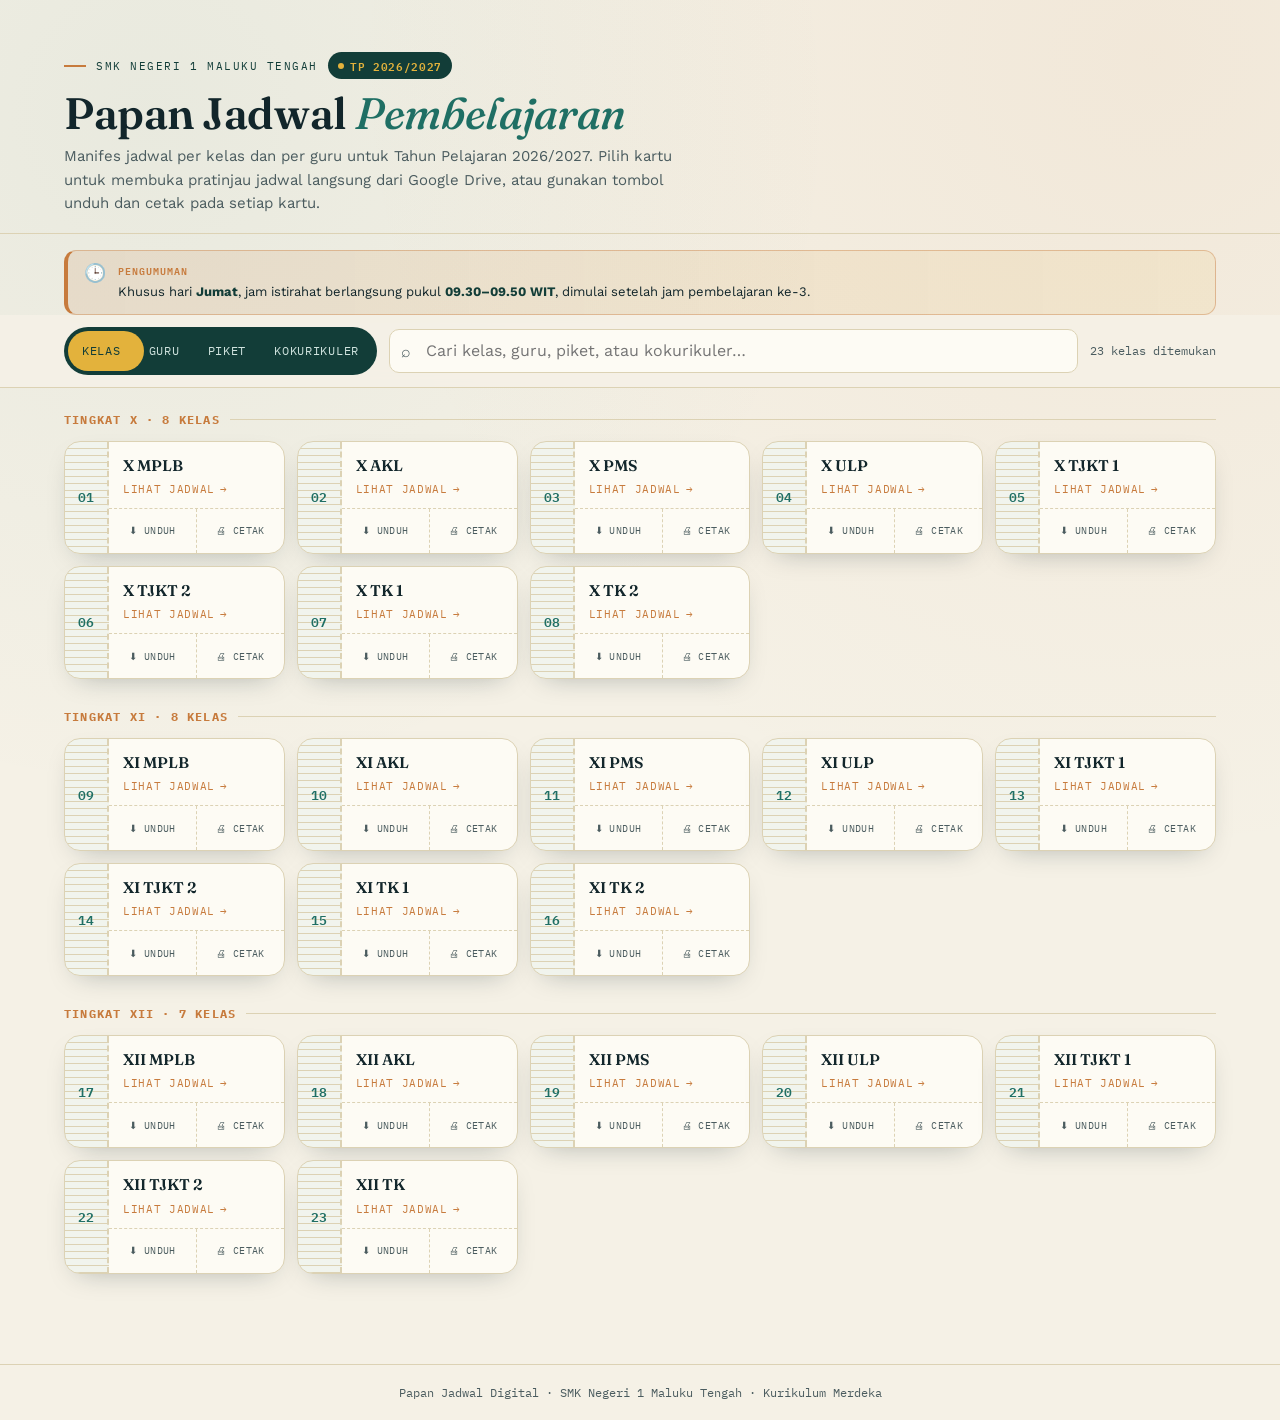
<file: index.html>
<!DOCTYPE html>
<html lang="id">
<head>
<meta charset="UTF-8">
<meta name="viewport" content="width=device-width, initial-scale=1.0, maximum-scale=1.0, viewport-fit=cover">
<meta name="theme-color" content="#F5F1E6">
<title>Papan Jadwal — SMK Negeri 1 Maluku Tengah</title>
<link rel="preconnect" href="https://fonts.googleapis.com">
<link rel="preconnect" href="https://fonts.gstatic.com" crossorigin>
<link href="https://fonts.googleapis.com/css2?family=Fraunces:opsz,wght@9..144,500;9..144,600;9..144,700&family=Work+Sans:wght@400;500;600;700&family=IBM+Plex+Mono:wght@500;600&display=swap" rel="stylesheet">
<style>
  :root{
    --paper:#F5F1E6;
    --card:#FDFBF4;
    --ink:#12262B;
    --ink-soft:#4B5C5F;
    --teal:#1F6F64;
    --teal-dark:#123D38;
    --amber:#C77B3D;
    --gold:#E3B23C;
    --line:#DCD2B4;
    --shadow: 0 10px 28px -14px rgba(18,38,43,.35);
    --radius:16px;
    --safe-t: env(safe-area-inset-top, 0px);
    --safe-b: env(safe-area-inset-bottom, 0px);
    --safe-l: env(safe-area-inset-left, 0px);
    --safe-r: env(safe-area-inset-right, 0px);
  }
  *{box-sizing:border-box;-webkit-tap-highlight-color:transparent;}
  html{scroll-behavior:smooth;-webkit-text-size-adjust:100%;text-size-adjust:100%;}
  body{
    margin:0;
    background:var(--paper);
    background-image:
      radial-gradient(circle at 12% 8%, rgba(31,111,100,.06), transparent 40%),
      radial-gradient(circle at 90% 4%, rgba(199,123,61,.08), transparent 45%);
    color:var(--ink);
    font-family:'Work Sans', system-ui, sans-serif;
    -webkit-font-smoothing:antialiased;
    min-height:100vh;
    min-height:100dvh;
    overflow-x:hidden;
    padding-left:var(--safe-l);
    padding-right:var(--safe-r);
  }
  a{color:inherit;}
  img,svg{max-width:100%;}
  button, input{font-family:inherit;}

  /* ---------- Header ---------- */
  header.top{
    padding:calc(clamp(24px,5vw,52px) + var(--safe-t)) clamp(16px,5vw,64px) 18px;
    border-bottom:1px solid var(--line);
  }
  .eyebrow{
    font-family:'IBM Plex Mono', monospace;
    font-size:11px;
    letter-spacing:.14em;
    text-transform:uppercase;
    color:var(--teal-dark);
    display:flex;
    align-items:center;
    flex-wrap:wrap;
    gap:8px 10px;
    margin-bottom:10px;
  }
  .eyebrow::before{
    content:"";
    width:22px;height:2px;background:var(--amber);
    display:inline-block;
    flex-shrink:0;
  }
  h1{
    font-family:'Fraunces', serif;
    font-weight:600;
    font-size:clamp(24px,6vw,44px);
    line-height:1.1;
    margin:0 0 8px;
    letter-spacing:-.01em;
    word-break:keep-all;
  }
  h1 span{color:var(--teal);font-style:italic;font-weight:500;}
  .sub{
    color:var(--ink-soft);
    font-size:clamp(13px,3.4vw,15px);
    max-width:640px;
    line-height:1.55;
    margin:0;
  }
  .year-badge{
    font-family:'IBM Plex Mono', monospace;
    font-size:11px; font-weight:600; letter-spacing:.06em;
    background:var(--teal-dark); color:var(--gold);
    padding:4px 10px; border-radius:999px;
    display:inline-flex; align-items:center; gap:6px;
    white-space:nowrap;
  }
  .year-badge::before{content:"";width:6px;height:6px;border-radius:50%;background:var(--gold);flex-shrink:0;}

  /* ---------- Announcement ---------- */
  .announce{
    margin:16px clamp(16px,5vw,64px) 0;
    background:linear-gradient(90deg, rgba(199,123,61,.14), rgba(227,178,60,.10));
    border:1px solid rgba(199,123,61,.4);
    border-left:4px solid var(--amber);
    border-radius:12px;
    padding:12px 16px;
    display:flex;
    align-items:flex-start;
    gap:12px;
  }
  .announce .ico{
    font-size:18px; line-height:1; flex-shrink:0; margin-top:1px;
  }
  .announce .txt{font-size:13px; line-height:1.55; color:var(--ink);}
  .announce .txt strong{color:var(--teal-dark);}
  .announce .tag{
    font-family:'IBM Plex Mono', monospace;
    font-size:10px; letter-spacing:.1em; text-transform:uppercase;
    color:var(--amber); font-weight:600; display:block; margin-bottom:3px;
  }

  /* ---------- Controls (the "board") ---------- */
  .board-controls{
    position:sticky; top:0; z-index:20;
    background:rgba(245,241,230,.94);
    backdrop-filter:blur(8px);
    -webkit-backdrop-filter:blur(8px);
    border-bottom:1px solid var(--line);
    padding:12px clamp(16px,5vw,64px);
    display:flex; flex-wrap:wrap; gap:12px; align-items:center;
  }
  .tabs{
    --n:4; --i:0;
    position:relative;
    display:inline-flex;
    background:var(--teal-dark);
    border-radius:999px;
    padding:4px;
    flex-shrink:0;
    max-width:100%;
    overflow-x:auto;
    -webkit-overflow-scrolling:touch;
    scrollbar-width:none;
  }
  .tabs::-webkit-scrollbar{display:none;}
  .tabs button{
    position:relative; z-index:2;
    border:0; background:transparent; cursor:pointer;
    font-family:'IBM Plex Mono', monospace;
    font-size:12px; letter-spacing:.06em; text-transform:uppercase;
    color:#CFE3DE;
    padding:10px 14px;
    border-radius:999px;
    transition:color .25s ease;
    white-space:nowrap;
    min-height:40px;
  }
  .tabs button.active{color:var(--teal-dark);}
  .tabs .thumb{
    position:absolute; top:4px; bottom:4px; left:4px;
    width:calc((100% - 8px) / var(--n));
    background:var(--gold);
    border-radius:999px;
    transition:transform .32s cubic-bezier(.65,0,.35,1);
    z-index:1;
    transform:translateX(calc(var(--i) * 100%));
  }

  .search-wrap{
    flex:1 1 220px;
    position:relative;
    min-width:160px;
  }
  .search-wrap input{
    width:100%;
    font-family:'Work Sans', sans-serif;
    font-size:16px; /* 16px avoids iOS auto-zoom on focus */
    padding:11px 14px 11px 36px;
    border-radius:10px;
    border:1px solid var(--line);
    background:var(--card);
    color:var(--ink);
    outline:none;
    transition:border-color .2s ease, box-shadow .2s ease;
    min-height:44px;
  }
  .search-wrap input:focus{
    border-color:var(--teal);
    box-shadow:0 0 0 3px rgba(31,111,100,.15);
  }
  .search-wrap::before{
    content:"⌕";
    position:absolute; left:12px; top:50%; transform:translateY(-50%);
    font-size:16px; color:var(--ink-soft);
  }
  .count{
    font-family:'IBM Plex Mono', monospace;
    font-size:11.5px; color:var(--ink-soft);
    white-space:nowrap;
  }

  /* ---------- Main / grid ---------- */
  main{padding:24px clamp(16px,5vw,64px) calc(60px + var(--safe-b));}
  .tier{margin-bottom:30px;}
  .tier h2{
    font-family:'IBM Plex Mono', monospace;
    font-size:12px; letter-spacing:.1em; text-transform:uppercase;
    color:var(--amber);
    display:flex; align-items:center; gap:10px;
    margin:0 0 14px;
  }
  .tier h2::after{content:"";flex:1;height:1px;background:var(--line);}

  .grid{
    display:grid;
    grid-template-columns:repeat(auto-fill, minmax(220px,1fr));
    gap:12px;
  }

  .card{
    display:flex;
    background:var(--card);
    border:1px solid var(--line);
    border-radius:var(--radius);
    overflow:hidden;
    box-shadow:var(--shadow);
    transition:transform .18s ease, border-color .18s ease;
  }
  .card:hover, .card:focus-within{
    transform:translateY(-3px);
    border-color:var(--amber);
  }
  .stub{
    width:44px; flex-shrink:0;
    background:repeating-linear-gradient(180deg, transparent 0 6px, var(--line) 6px 7px);
    border-right:2px dashed var(--line);
    display:flex; align-items:center; justify-content:center;
    font-family:'IBM Plex Mono', monospace;
    font-size:12.5px; font-weight:600;
    color:var(--teal);
    background-color:rgba(31,111,100,.05);
  }
  .card-main{
    display:flex; flex-direction:column; flex:1; min-width:0;
  }
  .card-open{
    all:unset;
    box-sizing:border-box;
    display:flex; flex-direction:column; gap:6px;
    cursor:pointer;
    padding:14px 14px 12px;
    width:100%;
    min-height:44px;
  }
  .card-name{
    font-family:'Fraunces', serif;
    font-weight:600;
    font-size:15.5px;
    line-height:1.3;
    overflow-wrap:anywhere;
  }
  .card-cta{
    margin-top:auto;
    font-family:'IBM Plex Mono', monospace;
    font-size:11px; letter-spacing:.06em; text-transform:uppercase;
    color:var(--amber);
    display:inline-flex; align-items:center; gap:5px;
  }
  .card-cta::after{content:"→"; transition:transform .18s ease;}
  .card-open:hover .card-cta::after, .card-open:focus-visible .card-cta::after{transform:translateX(3px);}

  .card-actions{
    display:flex;
    border-top:1px dashed var(--line);
  }
  .action-btn{
    all:unset;
    box-sizing:border-box;
    flex:1;
    cursor:pointer;
    text-align:center;
    font-family:'IBM Plex Mono', monospace;
    font-size:10px; letter-spacing:.04em; text-transform:uppercase;
    color:var(--ink-soft);
    padding:11px 6px;
    min-height:44px;
    display:flex; align-items:center; justify-content:center; gap:5px;
    transition:background .15s ease, color .15s ease;
  }
  .action-btn:not(:last-child){border-right:1px dashed var(--line);}
  .action-btn:hover, .action-btn:focus-visible{background:rgba(31,111,100,.09); color:var(--teal);}
  .action-btn[data-action="print"]:hover, .action-btn[data-action="print"]:focus-visible{
    background:rgba(199,123,61,.10); color:var(--amber);
  }

  .empty{
    grid-column:1/-1;
    text-align:center;
    padding:44px 18px;
    color:var(--ink-soft);
    font-family:'IBM Plex Mono', monospace;
    font-size:12.5px;
  }

  /* ---------- Piket live ---------- */
  .piket-live{
    display:flex; align-items:center; gap:12px; flex-wrap:wrap;
    background:var(--card); border:1px solid var(--line); border-radius:14px;
    padding:14px 18px; box-shadow:var(--shadow); margin-bottom:16px;
  }
  .live-dot{
    width:11px; height:11px; border-radius:50%; flex-shrink:0;
    background:#2FA84F;
    animation:pulse 1.8s infinite;
  }
  .piket-live.off .live-dot{background:var(--ink-soft); animation:none;}
  @keyframes pulse{
    0%{box-shadow:0 0 0 0 rgba(47,168,79,.5);}
    70%{box-shadow:0 0 0 9px rgba(47,168,79,0);}
    100%{box-shadow:0 0 0 0 rgba(47,168,79,0);}
  }
  .live-text{display:flex; flex-direction:column; gap:2px; min-width:0;}
  .live-tag{font-family:'Fraunces', serif; font-weight:600; font-size:15.5px; overflow-wrap:anywhere;}
  .live-sub{font-family:'IBM Plex Mono', monospace; font-size:11.5px; color:var(--ink-soft);}
  .live-clock{
    margin-left:auto;
    font-family:'IBM Plex Mono', monospace; font-size:12.5px; font-weight:600;
    color:var(--teal-dark); white-space:nowrap;
  }
  .piket-today-grid{
    display:grid; grid-template-columns:repeat(auto-fill,minmax(200px,1fr)); gap:10px;
  }
  .piket-today-grid .chip{
    display:flex; align-items:center; gap:10px;
    background:var(--card); border:1px solid var(--line); border-radius:10px;
    padding:10px 12px; font-size:13px; box-shadow:var(--shadow);
  }
  .piket-today-grid .chip .n{
    font-family:'IBM Plex Mono', monospace; font-size:12px; font-weight:600;
    width:22px; height:22px; border-radius:50%; background:var(--teal); color:#fff;
    display:flex; align-items:center; justify-content:center; flex-shrink:0;
  }

  .week-wrap{display:flex; flex-direction:column; gap:10px;}
  .day-block{
    background:var(--card); border:1px solid var(--line); border-radius:12px; overflow:hidden;
  }
  .day-block.today{border-color:var(--gold); box-shadow:0 0 0 1px var(--gold) inset;}
  .day-block summary{
    cursor:pointer; list-style:none; padding:13px 14px;
    display:flex; align-items:center; gap:10px; flex-wrap:wrap;
    font-family:'Fraunces', serif; font-weight:600; font-size:14.5px;
    min-height:44px;
  }
  .day-block summary::-webkit-details-marker{display:none;}
  .day-block summary::before{content:"▸"; color:var(--amber); font-size:13px; transition:transform .2s ease; flex-shrink:0;}
  .day-block[open] summary::before{transform:rotate(90deg);}
  .today-tag{
    font-family:'IBM Plex Mono', monospace; font-size:10px; letter-spacing:.06em; text-transform:uppercase;
    background:var(--gold); color:var(--teal-dark); padding:2px 8px; border-radius:999px; font-weight:600;
  }
  .day-count{margin-left:auto; font-family:'IBM Plex Mono', monospace; font-size:11px; color:var(--ink-soft); font-weight:500;}
  .piket-list{list-style:none; margin:0; padding:2px 14px 14px; display:flex; flex-direction:column;}
  .piket-list li{display:flex; align-items:flex-start; gap:10px; padding:7px 0; border-top:1px dashed var(--line); font-size:13px; line-height:1.45;}
  .piket-list li:first-child{border-top:0;}
  .piket-list .num{font-family:'IBM Plex Mono', monospace; font-size:11.5px; color:var(--teal); width:18px; flex-shrink:0;}

  .job-wrap{display:flex; flex-direction:column;}
  .job-item{padding:14px 0; border-top:1px dashed var(--line);}
  .job-item:first-child{border-top:0;}
  .job-waktu{
    font-family:'IBM Plex Mono', monospace; font-size:11px; letter-spacing:.04em; text-transform:uppercase;
    color:var(--amber); font-weight:600; display:block; margin-bottom:5px;
  }
  .job-tugas{margin:0; font-size:13.5px; line-height:1.6; color:var(--ink);}

  /* ---------- Modal ---------- */
  .overlay{
    position:fixed; inset:0;
    background:rgba(18,38,43,.62);
    backdrop-filter:blur(3px);
    -webkit-backdrop-filter:blur(3px);
    display:flex; align-items:center; justify-content:center;
    padding:18px;
    z-index:100;
    opacity:0; pointer-events:none;
    transition:opacity .22s ease;
  }
  .overlay.open{opacity:1; pointer-events:auto;}
  .modal{
    background:var(--paper);
    border-radius:18px;
    width:min(880px, 100%);
    max-height:90vh;
    max-height:90dvh;
    display:flex; flex-direction:column;
    box-shadow:0 30px 60px -20px rgba(0,0,0,.5);
    transform:translateY(14px) scale(.98);
    transition:transform .22s ease;
    overflow:hidden;
  }
  .overlay.open .modal{transform:translateY(0) scale(1);}
  .modal-head{
    padding:14px 16px;
    display:flex; align-items:center; gap:10px;
    border-bottom:1px solid var(--line);
    background:var(--card);
  }
  .modal-head .badge{
    font-family:'IBM Plex Mono', monospace;
    font-size:11px; font-weight:600;
    background:var(--teal); color:#fff;
    padding:4px 9px; border-radius:6px; flex-shrink:0;
  }
  .modal-head h3{
    font-family:'Fraunces', serif; font-weight:600;
    font-size:16px; margin:0; flex:1; min-width:0;
    overflow:hidden; text-overflow:ellipsis; white-space:nowrap;
  }
  .icon-btn{
    border:1px solid var(--line); background:var(--card);
    width:38px; height:38px; border-radius:8px;
    display:flex; align-items:center; justify-content:center;
    cursor:pointer; font-size:16px; color:var(--ink);
    flex-shrink:0;
  }
  .icon-btn:hover{border-color:var(--amber); color:var(--amber);}
  .modal-frame{flex:1; min-height:0; background:#0000;}
  .modal-frame iframe{width:100%; height:100%; border:0; display:block; min-height:45vh;}
  .modal-foot{
    padding:12px 16px;
    padding-bottom:calc(12px + var(--safe-b));
    border-top:1px solid var(--line);
    background:var(--card);
    display:flex; justify-content:flex-end; gap:10px;
    font-size:13px;
    flex-wrap:wrap;
  }
  .modal-foot button{
    all:unset;
    box-sizing:border-box;
    font-family:'IBM Plex Mono', monospace;
    font-size:12px; letter-spacing:.05em; text-transform:uppercase;
    color:var(--teal-dark); cursor:pointer;
    padding:10px 16px; border-radius:8px; border:1px solid var(--teal);
    display:inline-flex; align-items:center; gap:6px;
    transition:background .18s ease, color .18s ease;
    min-height:44px;
    flex:1 1 auto;
    justify-content:center;
  }
  .modal-foot button:hover, .modal-foot button:focus-visible{background:var(--teal); color:#fff;}
  .modal-foot button[data-action="print"]{border-color:var(--amber); color:var(--amber);}
  .modal-foot button[data-action="print"]:hover, .modal-foot button[data-action="print"]:focus-visible{background:var(--amber); color:#fff;}

  footer{
    text-align:center;
    padding:20px 16px calc(20px + var(--safe-b));
    font-size:11.5px;
    color:var(--ink-soft);
    font-family:'IBM Plex Mono', monospace;
    border-top:1px solid var(--line);
  }

  /* ---------- Kokurikuler ---------- */
  .koku-intro{
    background:var(--card); border:1px solid var(--line); border-radius:14px;
    padding:16px 18px; box-shadow:var(--shadow); margin-bottom:16px;
    font-size:13px; line-height:1.6; color:var(--ink);
  }
  .koku-intro b{color:var(--teal-dark);}
  .koku-meta{
    display:flex; flex-wrap:wrap; gap:8px; margin-top:12px;
  }
  .koku-meta span{
    font-family:'IBM Plex Mono', monospace; font-size:10.5px; letter-spacing:.04em;
    background:rgba(31,111,100,.09); color:var(--teal-dark);
    padding:5px 10px; border-radius:999px;
  }
  .koku-tema-tag{
    font-family:'IBM Plex Mono', monospace; font-size:10px; letter-spacing:.05em; text-transform:uppercase;
    padding:2px 9px; border-radius:999px; font-weight:600; flex-shrink:0;
  }
  .koku-tema-tag.peduli{background:rgba(31,111,100,.14); color:var(--teal-dark);}
  .koku-tema-tag.hemat{background:rgba(199,123,61,.16); color:var(--amber);}
  .koku-tema-tag.gelar{background:rgba(227,178,60,.22); color:#7a5a12;}
  .koku-list{list-style:none; margin:0; padding:2px 14px 14px; display:flex; flex-direction:column;}
  .koku-list li{display:flex; gap:10px; padding:8px 0; border-top:1px dashed var(--line); font-size:13px; line-height:1.5;}
  .koku-list li:first-child{border-top:0;}
  .koku-list .jam{
    font-family:'IBM Plex Mono', monospace; font-size:11px; color:var(--ink-soft);
    flex-shrink:0; width:82px; padding-top:1px;
  }
  .koku-dims{
    padding:12px 14px 16px; display:flex; flex-wrap:wrap; gap:6px;
    border-top:1px dashed var(--line);
  }
  .koku-dims span{
    font-family:'IBM Plex Mono', monospace; font-size:10px;
    background:rgba(75,92,95,.09); color:var(--ink-soft);
    padding:4px 9px; border-radius:999px;
  }

  /* ---------- Responsive breakpoints ---------- */
  @media (max-width:700px){
    .grid{grid-template-columns:repeat(auto-fill, minmax(160px,1fr));}
    .card-name{font-size:14.5px;}
  }

  @media (max-width:600px){
    .board-controls{
      flex-direction:column;
      align-items:stretch;
    }
    .tabs{width:100%; justify-content:flex-start;}
    .search-wrap{flex:1 1 auto;}
    .count{align-self:flex-end;}
    .overlay{padding:0;}
    .modal{
      width:100%;
      height:100%;
      height:100dvh;
      max-height:none;
      border-radius:0;
    }
    .modal-head{padding-top:calc(14px + var(--safe-t));}
    .modal-frame iframe{min-height:0;}
  }

  @media (max-width:480px){
    .grid{grid-template-columns:repeat(auto-fill, minmax(140px,1fr));gap:10px;}
    .stub{width:34px; font-size:11px;}
    .card-open{padding:11px 10px 10px;}
    .card-name{font-size:13.5px;}
    .card-cta{font-size:10px;}
    .action-btn{font-size:9px; padding:10px 4px;}
    .koku-list .jam{width:64px;}
    .piket-today-grid{grid-template-columns:repeat(auto-fill,minmax(150px,1fr));}
    h1{font-size:clamp(22px,7vw,32px);}
  }

  @media (max-width:360px){
    .grid{grid-template-columns:repeat(2,1fr);}
    header.top{padding-left:14px;padding-right:14px;}
    .board-controls, main, .announce{padding-left:14px;padding-right:14px;}
  }

  /* Larger screens: cap content width for readability, keep centered */
  @media (min-width:1400px){
    header.top, .board-controls, main, .announce{
      max-width:1320px; margin-left:auto; margin-right:auto;
    }
    .announce{margin-top:18px;}
  }

  @media (hover:none){
    .card:hover{transform:none;}
  }

  @media (prefers-reduced-motion: reduce){
    *{transition:none !important; scroll-behavior:auto !important; animation:none !important;}
  }
</style>
</head>
<body>

<header class="top">
  <div class="eyebrow">SMK Negeri 1 Maluku Tengah <span class="year-badge">TP 2026/2027</span></div>
  <h1>Papan Jadwal <span>Pembelajaran</span></h1>
  <p class="sub">Manifes jadwal per kelas dan per guru untuk Tahun Pelajaran 2026/2027. Pilih kartu untuk membuka pratinjau jadwal langsung dari Google Drive, atau gunakan tombol unduh dan cetak pada setiap kartu.</p>
</header>

<div class="announce">
  <span class="ico">🕒</span>
  <span class="txt">
    <span class="tag">Pengumuman</span>
    Khusus hari <strong>Jumat</strong>, jam istirahat berlangsung pukul <strong>09.30–09.50 WIT</strong>, dimulai setelah jam pembelajaran ke-3.
  </span>
</div>

<div class="board-controls">
  <div class="tabs" id="tabs">
    <button type="button" class="active" data-tab="kelas">Kelas</button>
    <button type="button" data-tab="guru">Guru</button>
    <button type="button" data-tab="piket">Piket</button>
    <button type="button" data-tab="kokurikuler">Kokurikuler</button>
    <span class="thumb"></span>
  </div>
  <div class="search-wrap">
    <input type="text" id="searchInput" placeholder="Cari kelas, guru, piket, atau kokurikuler…" autocomplete="off">
  </div>
  <div class="count" id="countLabel"></div>
</div>

<main id="main"></main>

<footer>Papan Jadwal Digital · SMK Negeri 1 Maluku Tengah · Kurikulum Merdeka</footer>

<div class="overlay" id="overlay">
  <div class="modal" role="dialog" aria-modal="true" aria-labelledby="modalTitle">
    <div class="modal-head">
      <span class="badge" id="modalBadge">—</span>
      <h3 id="modalTitle">Jadwal</h3>
      <button class="icon-btn" id="closeModal" aria-label="Tutup">✕</button>
    </div>
    <div class="modal-frame">
      <iframe id="modalFrame" src="" title="Pratinjau jadwal" allow="autoplay" loading="lazy"></iframe>
    </div>
    <div class="modal-foot">
      <button type="button" id="modalDownload" data-action="download">⬇ Unduh</button>
      <button type="button" id="modalPrint" data-action="print">🖨 Cetak</button>
    </div>
  </div>
</div>

<script>
/* ---------------- Data ---------------- */
const KELAS = [
  {no:1,  tingkat:"X",   nama:"X MPLB",     id:"1HNEXHQQd20GHiABJHwG9m3nKFTm-eAGo"},
  {no:2,  tingkat:"X",   nama:"X AKL",      id:"15qSVXkKctR6toMqRGAnslSfYska5E70n"},
  {no:3,  tingkat:"X",   nama:"X PMS",      id:"1Z0jVXXRBrncXOdUj8nGQEQND5F8NWs1Q"},
  {no:4,  tingkat:"X",   nama:"X ULP",      id:"10Uf67nnLq6GdgFgbnJ-oBGrLnJqeYVpL"},
  {no:5,  tingkat:"X",   nama:"X TJKT 1",   id:"1BkbZ4ILud3KoaLdoBCaDwPILkuvVrLJ2"},
  {no:6,  tingkat:"X",   nama:"X TJKT 2",   id:"1Bzmw8Il0KQ5fOrCrS99nAHQRH3gN2SUj"},
  {no:7,  tingkat:"X",   nama:"X TK 1",     id:"16ugDXsP4VNAvADXoXlJ6V_PEtl4HUt4r"},
  {no:8,  tingkat:"X",   nama:"X TK 2",     id:"1xTETKWGZHoNrtUDSYYEFvIRoTGGgaAjF"},
  {no:9,  tingkat:"XI",  nama:"XI MPLB",    id:"1evV3N9OjiWZnTB-QwJJuy031qKJrkLU6"},
  {no:10, tingkat:"XI",  nama:"XI AKL",     id:"1_jqPu9rOk_qqjK2S_d4yZoGS0qN7ZLL_"},
  {no:11, tingkat:"XI",  nama:"XI PMS",     id:"1T2Q37jb0Kh7JUzCUKq0vU671sJb-gF02"},
  {no:12, tingkat:"XI",  nama:"XI ULP",     id:"1bPhMs2EVeumoq35tKgcf9_vYrmyERHqn"},
  {no:13, tingkat:"XI",  nama:"XI TJKT 1",  id:"1YX9NxpKC5BeoL2-3lvpts6DVBNuAYXD-"},
  {no:14, tingkat:"XI",  nama:"XI TJKT 2",  id:"1kvhA93iA0mbN7qSTcZdnDRNLZD5rnnVv"},
  {no:15, tingkat:"XI",  nama:"XI TK 1",    id:"11VtKEmGFcizuE4eAZJdxL6eBIUMbq83J"},
  {no:16, tingkat:"XI",  nama:"XI TK 2",    id:"1LyDbe4W6Zi7a948StCOcQWsc3DqTpPcw"},
  {no:17, tingkat:"XII", nama:"XII MPLB",   id:"1ox2TE2pkNTZi_GvUiaAayY-UD8jR-LVV"},
  {no:18, tingkat:"XII", nama:"XII AKL",    id:"1VLXl0yaluB99gq7ciOEPrhk0CN5k_RIL"},
  {no:19, tingkat:"XII", nama:"XII PMS",    id:"1PJdeWveUpkUcDl0BfUkIF2PvUc29GW_k"},
  {no:20, tingkat:"XII", nama:"XII ULP",    id:"172vYDrmbUrrhKC9iumhBJe2Qj7bjacb0"},
  {no:21, tingkat:"XII", nama:"XII TJKT 1", id:"1r20WHAIRb_F8SXfyGD46rFtwQEcD7g0m"},
  {no:22, tingkat:"XII", nama:"XII TJKT 2", id:"1m_RmtrS0pCVVfKzb0zpnJNw0qVThNMqV"},
  {no:23, tingkat:"XII", nama:"XII TK",     id:"12HYSb8tLsn-LZPGjgI4Niwguoce8SEzh"}
];

const GURU = [
  {no:1,  nama:"A. Bahy, S.Pd., M.Pd",                    id:"1e8-UxXrewsadeLlGm8Kwmus6xMPnIxuc"},
  {no:2,  nama:"E.A. Wacanno, S.Pd",                       id:"1YTVKxkcm0xHfYpZzT52ZwL-Na8VwY11H"},
  {no:3,  nama:"O.A. Lawalata, S.Pd",                      id:"1kWYrLe3-COXUFssckRuLy4zG-gJPMK7U"},
  {no:4,  nama:"A. Leuwol, S.Pd",                          id:"1th77OQlxX_fI6271C9aMgJvSBDbIbX8A"},
  {no:5,  nama:"B.W. Tanamal, S.Pd",                       id:"10jlfHqKgNjttOMh9M7vWt4XUACL6CN-P"},
  {no:6,  nama:"T.M.A. Kappuw, S.Pd",                      id:"1qeSraaLGR-oJ26qJ7HSo_TNYwp1tapui"},
  {no:7,  nama:"R. Lewenussa, S.Pd",                       id:"1mAy75HfpYyfPGJ7YZ-zI60FMKB7gxpSc"},
  {no:8,  nama:"Yulan Talarima, S.Pd., Gr",                id:"1xhuUZzpEf0ngpNxQ1BvHjCyqQlKAYxcO"},
  {no:9,  nama:"S. Singadji, S.Kom",                       id:"17XLCplNGh-7IbXtFx7ci5y6K0WLGFguT"},
  {no:10, nama:"N. Ch. Elias, S.Pd., M.Pd",                id:"187WyQtwZ9ZmsyesPIub7zLVfGaQiqC7k"},
  {no:11, nama:"A. Dj. Tuasikal, S.Pd., M.Si",             id:"1w32A87QVtIrDKYEU-5BG-SCIJDcxK_iT"},
  {no:12, nama:"D. Simaela, S.Pd",                         id:"1jURUVhdWTiqGeeGD5M4hKqYrvryc1K1a"},
  {no:13, nama:"R. Nilapantjuran, S.Pd",                   id:"1Z3OThkQD5D7uHD9nDKEjZ5mMy2XPVYDg"},
  {no:14, nama:"R. E. Ruhukail, S.Pd., M.Pd",              id:"1KpYCGj3NSt2ogn0OWUOqy-bw3vtcD_bv"},
  {no:15, nama:"T.S. Polnaya, S.Th",                       id:"1h3EQuvNQCUAX1eMwiWUF8OKTOnMEnXnX"},
  {no:16, nama:"Djumiaty, S.PdI",                          id:"178c9LvkhI06kZe-w4oBYeYrwo7mOD1L_"},
  {no:17, nama:"F.L. Pelletimu, S.Th",                     id:"1x21B0bLHIjLVQG0Rwg55jHq4jYSsz8fo"},
  {no:18, nama:"V. Ruhukail, S.Pd",                        id:"17yvWZulOk4oHaHq4IjomYw0jjq6pYfBo"},
  {no:19, nama:"Dahasian, S.Pd., Gr",                      id:"1dCJUY511U65e1RHP3Wsvnt9mqbsSzUIc"},
  {no:20, nama:"H. Salampessy, SE",                        id:"1QMv5DywTno7fkP2G7fmJDMfT7Wlk1C2q"},
  {no:21, nama:"H.S. Kapressy, S.Pd., M.Pd",               id:"1OHaPG9IZeZ4J9IMdFsdJGEdpCjtv6BOG"},
  {no:22, nama:"M. Kunu, S.Pd",                            id:"1JIlL5gHSzoiOqvSuQPsh3K9khbwbE668"},
  {no:23, nama:"Dani Iswanti, S.Sos",                      id:"1p9AEILdJsXEhTubdmJI8J-mpPoF2vEg6"},
  {no:24, nama:"A. A.W.J. Soplantila, S.Tr.Par",           id:"1peOZq5cXbRAjzMBLBVWAladwqvvhEu1v"},
  {no:25, nama:"Daud Ali Pakan, S.Pd",                     id:"1IYu567WZHhihIJyyCulOrQH4Y4XUwnUf"},
  {no:26, nama:"Marwana Nurdin, SST",                      id:"1uJ22AQ1srskhWhbGrL8n1zYzemMb01ni"},
  {no:27, nama:"Kalsum Mony, S.Pd",                        id:"1VK3CW7k-PBzxpjT6XBJhT50EwAH1UW1D"},
  {no:28, nama:"Abdul Manan Payapo, S.T",                  id:"1bYDrIDiEm90A7p--JsbhISEVjkBLOk78"},
  {no:29, nama:"R. A. Ririhena, SM.Gr",                    id:"1vr9VFEu7Bz057sJ_Lxxlwjyn0y1e1vrx"},
  {no:30, nama:"Latumeirissa Allcresdo",                   id:"1jXBW-Z6X2b5E4PMyALnjJ-08RbyERLXg"},
  {no:31, nama:"M. Siwabessy, S.Tr.Par",                   id:"1LMWq_LDVUzLd48aB9CqXXjQK1Ky529ld"},
  {no:32, nama:"E. Tamaela, A.Md",                         id:"1SkbVZ50Opuh5eFXdootuCtlr9XQy3fLb"},
  {no:33, nama:"Wa Mulina, S.Pd",                          id:"1MxP5hDmPyepTndJUpUjUtelZ5pHa6dej"},
  {no:34, nama:"Tuasikal Boki",                            id:"1A3bs_GnljLQUXFczhBKrjpL8chXj8gWa"},
  {no:35, nama:"Papuangan Syamsudin, A.Md",                id:"1caXUnn9V5iKUJEENxUTF8lZqI2EwOh8j"},
  {no:36, nama:"Diwanti Wally, A.Md",                      id:"17GWlIYwiCdJiKMf5c2gpyl3sctkWtdBR"},
  {no:37, nama:"J. Resiloy",                               id:"11Wk94fnJwrqGi2rUnmvJXF1zJUyr9xjP"},
  {no:38, nama:"Lukas M. Wacanno, S.Pd",                   id:"14Tyjkmymy3FztqqtDAzNp1DZdy6gYV8e"},
  {no:39, nama:"Mani Jamaludin, S.Kom",                    id:"1pXxDrb2kKp1AREs-jyhbQy183cr0hsNZ"},
  {no:40, nama:"Gloria Stevana Pattiradjawane, S.Tr.TI",   id:"1v68e5lzX9n9L1keg6bmJiRm34gv60cil"},
  {no:43, nama:"Netri Wailaruno, S.Pd",                    id:"1j8biyA76QejmBwAQZG1wlXb7KzljRZE3"},
  {no:44, nama:"Axl Denis Hallatu, S.Kom",                 id:"1TuE4nphA-p-DgIARsAuaE61dDZQhSxSw"},
  {no:45, nama:"R.Y. Ririhena, S.PdKom",                   id:"1ndCcdE_z6mH1IcK4SOmMoq6rZwsYtu4e"},
  {no:46, nama:"Suharja Duhalim, S.Pd",                    id:"19aElfeS7BdV3u-8d6razdbEaMA1zQKka"},
  {no:47, nama:"Efrem More Meto, S.Fil",                   id:"1mrxoiKLbVr5WlRdeJ_Oxa6HD9Kdblx-W"},
  {no:48, nama:"Budiarto Tahidi, S.Pd",                    id:"1BFuoc5u8tZ-6xiA9GFrKr1Bx6BYWB6ti"},
  {no:49, nama:"Vineske Ratmala, S.AP",                    id:"1Lad7xzUDsrY0Li07IFYWs1djBtMA3kt0"},
  {no:50, nama:"Tim Guru TJKT",                            id:"1qXhTodFtk8oSUgMgzXqpW27MXOUmaVJN"}
];

const PIKET = {
  "Senin":  ["Hans Sinodalis Kapressy, S.Pd., M.Pd", "Riana Eklesiana Ruhukail, S.Pd., M.Pd", "Batseba W. Tanamal, S.Pd", "Dani Iswanti, S.Sos", "Wa Mulina Baharudin, S.Pd", "Allchresdo Latumaerissa, S.Pd"],
  "Selasa": ["Nesly Christianty Elias, S.Pd., M.Pd", "Rauda Lewenussa, S.Pd", "Tresye Silvona Polnaya, S.Th", "Valentina Ruhukail, S.Pd", "Boki Tuasikal", "Abraham A.W.J. Soplantila, S.Tr.Par"],
  "Rabu":   ["Semby Singadji, S.Kom", "Kalsum Mony, S.Pd", "Dahasian, S.Pd", "Regretsiana Yolendra Ririhena, S.Pd., Kom", "Mariane Kunu, S.Pd", "Marwana Nurdin, SST"],
  "Kamis":  ["Tresye Matelda A. Kappuw, S.Pd", "Dorce M. Simaela, S.Pd", "Renolda Florra Nilapantjuran, S.Pd", "Frederika L. Pelletimu, S.Th", "Abdul Manan Payapo, S.T", "Halimah Salampessy, SE"],
  "Jumat":  ["Yulan Talarima, S.Pd., Gr", "Meyvke Siwabessy, S.Tr.Par", "Ray Anthon Ririhena, S.M.Gr", "Djumiati, S.PdI", "Daud Ali Pakan, S.Pd"]
};
const PIKET_DAYS = ["Senin","Selasa","Rabu","Kamis","Jumat"];

const JOBDESC = [
  {waktu:"Sebelum bel masuk (± 15 menit)", tugas:"Hadir lebih awal di sekolah, mengisi buku/jurnal piket, menyiapkan daftar hadir guru dan siswa, serta mengecek kesiapan ruang kelas dan lingkungan sekolah."},
  {waktu:"Saat siswa datang", tugas:"Menyambut siswa di gerbang/halaman sekolah, membudayakan 3S (Senyum, Sapa, Salam), serta mengecek kerapian dan kelengkapan seragam siswa."},
  {waktu:"Selama KBM berlangsung", tugas:"Mengontrol pelaksanaan proses belajar mengajar (PBM) di setiap kelas, mendata guru yang berhalangan/terlambat hadir, dan menugaskan atau mengisi kelas kosong dengan tugas dari guru mata pelajaran yang bersangkutan."},
  {waktu:"Jam istirahat", tugas:"Mengawasi ketertiban siswa di kantin, halaman, dan lingkungan sekolah, serta menegur dan membina siswa yang melanggar tata tertib sekolah."},
  {waktu:"Sepanjang hari piket", tugas:"Menindaklanjuti keterlambatan siswa (mencatat dan memberikan sanksi mendidik sesuai tata tertib sekolah); menangani siswa sakit, izin, atau bermasalah dan menghubungi orang tua/wali bila diperlukan; serta mengontrol pelaksanaan 7K (Keamanan, Ketertiban, Kebersihan, Keindahan, Kekeluargaan, Kerindangan, dan Kesehatan)."},
  {waktu:"Menerima tamu/keperluan dinas", tugas:"Menerima dan melayani tamu sekolah, orang tua/wali siswa, atau pihak lain sesuai keperluan, serta mengarahkan ke Kepala Sekolah/Wakil Kepala Sekolah terkait apabila diperlukan."},
  {waktu:"Akhir jam pelajaran/pulang sekolah", tugas:"Memastikan seluruh siswa pulang dengan tertib dan aman, mengecek keadaan ruang kelas dan fasilitas sekolah, mencatat kejadian penting pada buku piket, serta melaporkan hasil pelaksanaan tugas piket kepada Kepala Sekolah atau Wakil Kepala Sekolah Bidang Kesiswaan."}
];

const KOKURIKULER = {
  info: {
    judul: "Kokurikuler Sistem Blok — \"Peduli & Berbagi\" dan \"Hidup Hemat & Produktif\"",
    ringkas: "Kegiatan kokurikuler blok penuh menjelang akhir Semester Ganjil, menguatkan <b>8 Dimensi Profil Lulusan</b> (Permendikdasmen No. 10 Tahun 2025) menggantikan P5, mengacu Permendikdasmen No. 13 Tahun 2025 &amp; Panduan Kokurikuler BSKAP 2025.",
    meta: ["Senin–Kamis, 14–17 Des 2026", "Sasaran: Kelas X &amp; XI", "Sistem Blok Penuh (± 24 JP)", "Rapor: Jumat, 18 Des 2026*"]
  },
  hari: [
    {
      tanggal: "Senin, 14 Des 2026", judul: "Pembukaan & Orientasi", tema: "peduli",
      temaLabel: "Peduli & Berbagi",
      kegiatan: [
        {jam:"07.00–07.30", teks:"Upacara pembukaan blok kokurikuler & senam sehat bersama"},
        {jam:"07.30–09.30", teks:"Pembagian kelompok, sosialisasi tema & lembar kerja proyek"},
        {jam:"09.45–12.00", teks:"Diskusi kelompok: identifikasi kebutuhan sasaran & rencana aksi"},
        {jam:"13.00–15.00", teks:"Persiapan teknis: donasi, pengemasan paket berbagi, logistik"}
      ],
      dims: ["Keimanan & Ketakwaan","Kolaborasi","Kewargaan","Penalaran Kritis","Kemandirian"]
    },
    {
      tanggal: "Selasa, 15 Des 2026", judul: "Aksi Lapangan", tema: "peduli",
      temaLabel: "Peduli & Berbagi",
      kegiatan: [
        {jam:"07.00–07.30", teks:"Briefing keberangkatan, doa, pembagian rombongan & jalur"},
        {jam:"07.30–11.30", teks:"Aksi sosial di lokasi sasaran: bakti sosial & penyerahan donasi"},
        {jam:"13.00–14.30", teks:"Refleksi kelompok: jurnal/dokumentasi & penilaian sikap"}
      ],
      dims: ["Kewargaan","Kolaborasi","Penalaran Kritis","Komunikasi"]
    },
    {
      tanggal: "Rabu, 16 Des 2026", judul: "Hidup Hemat & Produktif", tema: "hemat",
      temaLabel: "Hidup Hemat & Produktif",
      kegiatan: [
        {jam:"07.00–09.00", teks:"Materi literasi keuangan: kelola uang saku & menabung"},
        {jam:"09.15–12.00", teks:"Praktik produktif sesuai kompetensi keahlian per jurusan"},
        {jam:"13.00–15.00", teks:"Kalkulasi biaya produksi & simulasi harga jual"}
      ],
      dims: ["Kemandirian","Penalaran Kritis","Kreativitas"]
    },
    {
      tanggal: "Kamis, 17 Des 2026", judul: "Gelar Karya & Penutupan", tema: "gelar",
      temaLabel: "Kedua Tema",
      kegiatan: [
        {jam:"07.00–09.00", teks:"Penataan stan pameran hasil karya kedua tema"},
        {jam:"09.00–11.00", teks:"Gelar karya, simulasi jual-beli & penilaian tamu undangan"},
        {jam:"11.00–12.00", teks:"Refleksi akhir, penilaian profil lulusan, penyerahan sertifikat"},
        {jam:"12.00–selesai", teks:"Penutupan & doa bersama"}
      ],
      dims: ["Seluruh 8 Dimensi Profil Lulusan"]
    }
  ]
};

/* ---------------- State & rendering ---------------- */
let activeTab = "kelas";
const $main = document.getElementById("main");
const $count = document.getElementById("countLabel");
const $search = document.getElementById("searchInput");
const $tabs = document.getElementById("tabs");

function drivePreviewUrl(id){ return `https://drive.google.com/file/d/${id}/preview`; }
function driveDownloadUrl(id){ return `https://drive.google.com/uc?export=download&id=${id}`; }

function cardHTML(no, nama, id){
  const namaAttr = nama.replace(/"/g,'&quot;');
  return `<div class="card">
      <span class="stub">${String(no).padStart(2,'0')}</span>
      <div class="card-main">
        <button type="button" class="card-open" data-id="${id}" data-nama="${namaAttr}">
          <span class="card-name">${nama}</span>
          <span class="card-cta">Lihat jadwal</span>
        </button>
        <div class="card-actions">
          <button type="button" class="action-btn" data-action="download" data-id="${id}" data-nama="${namaAttr}">⬇ Unduh</button>
          <button type="button" class="action-btn" data-action="print" data-id="${id}" data-nama="${namaAttr}">🖨 Cetak</button>
        </div>
      </div>
    </div>`;
}

function downloadFile(id){
  const a = document.createElement("a");
  a.href = driveDownloadUrl(id);
  a.target = "_blank";
  a.rel = "noopener";
  document.body.appendChild(a);
  a.click();
  a.remove();
}

function printFile(id){
  const w = window.open("", "_blank", "width=900,height=1000");
  if(!w) return;
  w.document.write(`<!DOCTYPE html><html><head><title>Cetak Jadwal</title>
    <style>html,body{margin:0;height:100%;background:#12262B;}iframe{border:0;width:100%;height:100%;display:block;}</style>
    </head><body><iframe src="${drivePreviewUrl(id)}"></iframe></body></html>`);
  w.document.close();
  const iframe = w.document.querySelector("iframe");
  iframe.addEventListener("load", ()=>{
    setTimeout(()=>{ try{ w.focus(); w.print(); }catch(e){} }, 500);
  });
}

function namaHariIni(){
  return ["Minggu","Senin","Selasa","Rabu","Kamis","Jumat","Sabtu"][new Date().getDay()];
}

function renderGrid(){
  const q = $search.value.trim().toLowerCase();

  if(activeTab === "kelas"){
    const tiers = ["X","XI","XII"];
    let html = "";
    let visibleCount = 0;
    tiers.forEach(t=>{
      const items = KELAS.filter(k => k.tingkat === t && k.nama.toLowerCase().includes(q));
      if(items.length === 0) return;
      visibleCount += items.length;
      html += `<section class="tier"><h2>Tingkat ${t} · ${items.length} kelas</h2><div class="grid">`;
      html += items.map(k => cardHTML(k.no, k.nama, k.id)).join("");
      html += `</div></section>`;
    });
    $main.innerHTML = html || `<div class="grid"><div class="empty">Tidak ada kelas yang cocok dengan pencarian.</div></div>`;
    $count.textContent = `${visibleCount} kelas ditemukan`;
  } else {
    const items = GURU.filter(g => g.nama.toLowerCase().includes(q));
    $main.innerHTML = `<section class="tier"><div class="grid">${
      items.length ? items.map(g => cardHTML(g.no, g.nama, g.id)).join("") : `<div class="empty">Tidak ada guru yang cocok dengan pencarian.</div>`
    }</div></section>`;
    $count.textContent = `${items.length} guru ditemukan`;
  }

  $main.querySelectorAll(".card-open").forEach(btn=>{
    btn.addEventListener("click", ()=> openModal(btn.dataset.id, btn.dataset.nama));
  });
  $main.querySelectorAll(".action-btn").forEach(btn=>{
    btn.addEventListener("click", ()=>{
      if(btn.dataset.action === "download") downloadFile(btn.dataset.id);
      else printFile(btn.dataset.id);
    });
  });
}

function renderPiket(){
  const q = $search.value.trim().toLowerCase();
  const today = namaHariIni();
  const isHariSekolah = PIKET_DAYS.includes(today);

  const liveList = isHariSekolah ? PIKET[today].filter(n => n.toLowerCase().includes(q)) : [];
  const liveHTML = `
    <div class="piket-live ${isHariSekolah ? '' : 'off'}">
      <span class="live-dot"></span>
      <div class="live-text">
        <span class="live-tag">${isHariSekolah ? 'Piket Hari Ini · ' + today : 'Tidak Ada Piket · Akhir Pekan'}</span>
        <span class="live-sub">${isHariSekolah ? liveList.length + ' guru bertugas hari ini' : 'Jadwal piket berikutnya dimulai hari Senin'}</span>
      </div>
      <span class="live-clock" id="liveClock"></span>
    </div>
    ${isHariSekolah ? `<div class="piket-today-grid">${
      liveList.length ? liveList.map((n,i)=>`<div class="chip"><span class="n">${i+1}</span><span>${n}</span></div>`).join("")
        : `<div class="empty" style="grid-column:1/-1;">Tidak ada nama yang cocok dengan pencarian.</div>`
    }</div>` : ``}
  `;

  const weekHTML = PIKET_DAYS.map(day=>{
    const isToday = day === today;
    const items = PIKET[day].filter(n => n.toLowerCase().includes(q));
    if(items.length === 0) return "";
    return `<details class="day-block ${isToday ? 'today' : ''}" ${isToday ? 'open' : ''}>
        <summary>${day} ${isToday ? '<span class="today-tag">Hari ini</span>' : ''}<span class="day-count">${items.length} guru</span></summary>
        <ol class="piket-list">${items.map((n,i)=>`<li><span class="num">${i+1}</span><span>${n}</span></li>`).join("")}</ol>
      </details>`;
  }).join("");

  const jobHTML = JOBDESC.map(j=>`<div class="job-item"><span class="job-waktu">${j.waktu}</span><p class="job-tugas">${j.tugas}</p></div>`).join("");

  $main.innerHTML = `
    <section class="tier"><h2>Piket Hari Ini</h2>${liveHTML}</section>
    <section class="tier"><h2>Jadwal Piket Mingguan · TP 2026/2027</h2><div class="week-wrap">${weekHTML || `<div class="empty">Tidak ada nama yang cocok dengan pencarian.</div>`}</div></section>
    <section class="tier"><h2>Uraian Tugas (Job Deskripsi) Guru Piket</h2><div class="job-wrap">${jobHTML}</div></section>
  `;
  $count.textContent = `Hari ini: ${today}`;
  updateClock();
}

function renderKokurikuler(){
  const q = $search.value.trim().toLowerCase();
  const info = KOKURIKULER.info;

  const introHTML = `
    <div class="koku-intro">
      <div>${info.ringkas}</div>
      <div class="koku-meta">${info.meta.map(m=>`<span>${m}</span>`).join("")}</div>
    </div>
  `;

  const hariFiltered = KOKURIKULER.hari.map(h=>{
    const headerMatch = (h.judul+" "+h.temaLabel+" "+h.tanggal).toLowerCase().includes(q);
    const kegiatan = headerMatch ? h.kegiatan : h.kegiatan.filter(k => k.teks.toLowerCase().includes(q));
    return {...h, kegiatan, match: headerMatch || kegiatan.length > 0};
  }).filter(h => h.match);

  const hariHTML = hariFiltered.map((h,idx)=>`
    <details class="day-block" ${idx===0 ? 'open' : ''}>
      <summary>
        ${h.tanggal} — ${h.judul}
        <span class="koku-tema-tag ${h.tema}">${h.temaLabel}</span>
        <span class="day-count">${h.kegiatan.length} kegiatan</span>
      </summary>
      <ol class="koku-list">${h.kegiatan.map(k=>`<li><span class="jam">${k.jam}</span><span>${k.teks}</span></li>`).join("")}</ol>
      <div class="koku-dims">${h.dims.map(d=>`<span>${d}</span>`).join("")}</div>
    </details>
  `).join("");

  $main.innerHTML = `
    <section class="tier"><h2>Program Kokurikuler · Sistem Blok</h2>${introHTML}</section>
    <section class="tier"><h2>Garis Besar Kegiatan per Hari</h2><div class="week-wrap">${
      hariHTML || `<div class="empty">Tidak ada kegiatan yang cocok dengan pencarian.</div>`
    }</div></section>
  `;
  $count.textContent = `4 hari kegiatan · 14–17 Des 2026`;
}

function render(){
  if(activeTab === "piket") renderPiket();
  else if(activeTab === "kokurikuler") renderKokurikuler();
  else renderGrid();
}

function updateClock(){
  const el = document.getElementById("liveClock");
  if(!el) return;
  const now = new Date();
  el.textContent = now.toLocaleTimeString("id-ID", {hour:"2-digit", minute:"2-digit", second:"2-digit"});
}
setInterval(()=>{
  updateClock();
}, 1000);
setInterval(()=>{ if(activeTab === "piket") renderPiket(); }, 60000);

/* ---------------- Tabs ---------------- */
const TAB_ORDER = ["kelas","guru","piket","kokurikuler"];
$tabs.querySelectorAll("button[data-tab]").forEach(btn=>{
  btn.addEventListener("click", ()=>{
    $tabs.querySelectorAll("button[data-tab]").forEach(b=>b.classList.remove("active"));
    btn.classList.add("active");
    activeTab = btn.dataset.tab;
    $tabs.style.setProperty("--i", TAB_ORDER.indexOf(activeTab));
    $search.value = "";
    $search.placeholder = activeTab === "piket" ? "Cari nama guru piket…"
      : activeTab === "kokurikuler" ? "Cari kegiatan atau tema…"
      : "Cari kelas atau nama guru…";
    render();
  });
});

$search.addEventListener("input", render);

/* ---------------- Modal ---------------- */
const $overlay = document.getElementById("overlay");
const $frame = document.getElementById("modalFrame");
const $title = document.getElementById("modalTitle");
const $badge = document.getElementById("modalBadge");
const $modalDownload = document.getElementById("modalDownload");
const $modalPrint = document.getElementById("modalPrint");
let currentId = null;

function openModal(id, nama){
  currentId = id;
  $title.textContent = nama;
  $badge.textContent = activeTab === "kelas" ? "KLS" : "GRU";
  $frame.src = drivePreviewUrl(id);
  $overlay.classList.add("open");
  document.body.style.overflow = "hidden";
}
function closeModal(){
  $overlay.classList.remove("open");
  $frame.src = "";
  document.body.style.overflow = "";
}
document.getElementById("closeModal").addEventListener("click", closeModal);
$overlay.addEventListener("click", e=>{ if(e.target === $overlay) closeModal(); });
document.addEventListener("keydown", e=>{ if(e.key === "Escape") closeModal(); });
$modalDownload.addEventListener("click", ()=>{ if(currentId) downloadFile(currentId); });
$modalPrint.addEventListener("click", ()=>{ if(currentId) printFile(currentId); });

/* ---------------- Init ---------------- */
render();
</script>
</body>
</html>
</file>
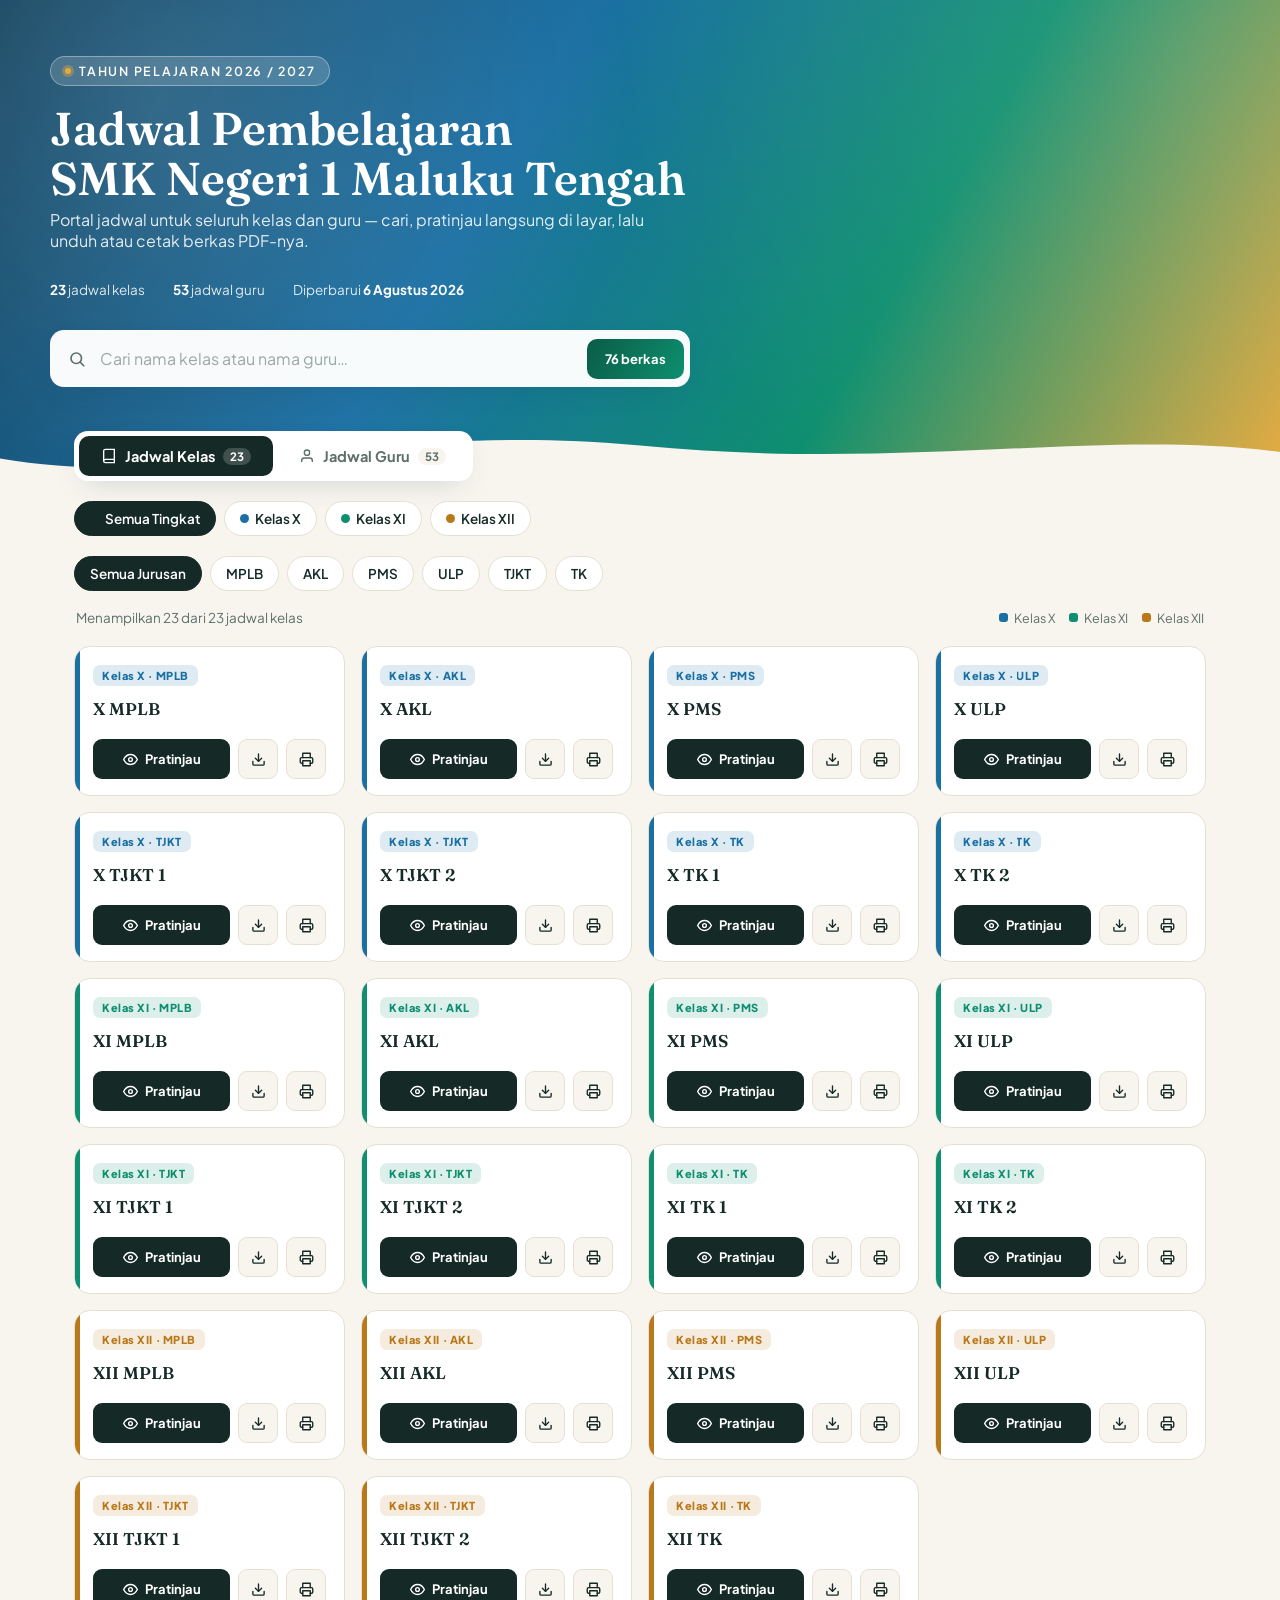
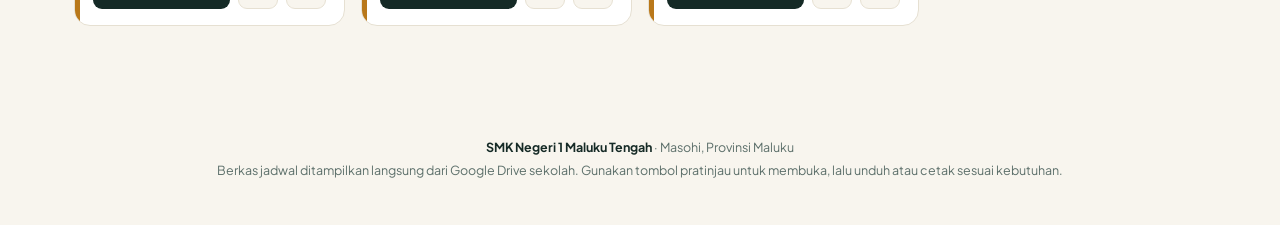
<file: jadwal-pembelajaran-smkn1-malteng (1).html>
<!DOCTYPE html>
<html lang="id">
<head>
<meta charset="UTF-8">
<meta name="viewport" content="width=device-width, initial-scale=1.0, viewport-fit=cover">
<meta name="theme-color" content="#0d3f5c">
<meta name="mobile-web-app-capable" content="yes">
<meta name="apple-mobile-web-app-capable" content="yes">
<meta name="apple-mobile-web-app-status-bar-style" content="black-translucent">
<title>Jadwal Pembelajaran · SMK Negeri 1 Maluku Tengah</title>
<link rel="preconnect" href="https://fonts.googleapis.com">
<link rel="preconnect" href="https://fonts.gstatic.com" crossorigin>
<link href="https://fonts.googleapis.com/css2?family=Fraunces:opsz,wght@9..144,400;9..144,500;9..144,600;9..144,700&family=Plus+Jakarta+Sans:ital,wght@0,400;0,500;0,600;0,700;0,800;1,500&display=swap" rel="stylesheet">
<style>
  :root{
    --blue-deep:#0d3f5c;
    --blue:#1a6fa3;
    --green:#0e8f6f;
    --green-deep:#0a5c47;
    --gold:#e8a93b;
    --gold-deep:#b9781a;
    --cream:#f8f5ee;
    --surface:#ffffff;
    --ink:#152a26;
    --muted:#5c6f6a;
    --line:#e6e0d2;
    --shadow: 0 10px 30px -12px rgba(13,63,92,0.22);
    --radius: 16px;
  }
  *{box-sizing:border-box; -webkit-tap-highlight-color:transparent;}
  html{scroll-behavior:smooth; -webkit-text-size-adjust:100%; text-size-adjust:100%;}
  body{
    margin:0;
    background:var(--cream);
    color:var(--ink);
    font-family:'Plus Jakarta Sans', system-ui, sans-serif;
    -webkit-font-smoothing:antialiased;
    overflow-x:hidden;
    width:100%;
    min-height:100dvh;
    padding-bottom:env(safe-area-inset-bottom);
  }
  img,svg{max-width:100%;}
  button, a, input{touch-action:manipulation;}
  @media (prefers-reduced-motion: reduce){
    html{scroll-behavior:auto;}
    *{animation-duration:0.001ms !important; transition-duration:0.001ms !important;}
  }
  h1,h2,h3,.display{font-family:'Fraunces', serif;}
  a{color:inherit;}
  button{font-family:inherit;}

  /* ===== HERO ===== */
  .hero{
    position:relative;
    background:linear-gradient(120deg, var(--blue-deep) 0%, var(--blue) 38%, var(--green) 68%, var(--gold) 100%);
    color:#fff;
    padding:56px max(24px, env(safe-area-inset-right)) 96px max(24px, env(safe-area-inset-left));
    overflow:hidden;
  }
  .hero::before{
    content:"";
    position:absolute; inset:0;
    background:
      radial-gradient(circle at 12% 20%, rgba(255,255,255,0.14), transparent 40%),
      radial-gradient(circle at 92% 10%, rgba(255,255,255,0.10), transparent 45%);
    pointer-events:none;
  }
  .hero-inner{max-width:1180px; margin:0 auto; position:relative; z-index:2;}
  .eyebrow{
    display:inline-flex; align-items:center; gap:8px;
    font-size:12.5px; letter-spacing:.14em; text-transform:uppercase;
    background:rgba(255,255,255,0.16); border:1px solid rgba(255,255,255,0.35);
    padding:6px 14px; border-radius:999px; font-weight:600;
  }
  .eyebrow .dot{width:6px;height:6px;border-radius:50%;background:var(--gold); box-shadow:0 0 0 3px rgba(232,169,59,0.35);}
  .hero h1{
    font-size:clamp(28px, 4.4vw, 46px);
    line-height:1.08; font-weight:600; margin:18px 0 6px;
    max-width:820px;
  }
  .hero p.sub{
    font-size:16px; color:rgba(255,255,255,0.88); max-width:620px; margin:0 0 30px; font-weight:400;
  }
  .hero-meta{display:flex; flex-wrap:wrap; gap:10px 28px; font-size:13.5px; color:rgba(255,255,255,0.85); margin-bottom:32px;}
  .hero-meta strong{color:#fff; font-weight:700;}

  .searchbar{
    display:flex; align-items:center; gap:10px; flex-wrap:wrap;
    background:rgba(255,255,255,0.97);
    border-radius:14px; padding:6px 6px 6px 18px;
    max-width:640px; box-shadow:var(--shadow);
  }
  .searchbar svg{flex:none; color:var(--muted);}
  .searchbar input{
    border:none; outline:none; flex:1; min-width:140px; font-size:16px; padding:12px 4px;
    color:var(--ink); background:transparent; font-family:inherit;
  }
  .searchbar input::placeholder{color:#9aa8a3;}
  .clear-btn{
    display:none; border:none; background:var(--cream); color:var(--muted);
    width:32px;height:32px;border-radius:50%; cursor:pointer; align-items:center; justify-content:center; flex:none;
  }
  .clear-btn.show{display:inline-flex;}
  .go-pill{
    border:none; background:linear-gradient(120deg, var(--green-deep), var(--green));
    color:#fff; font-weight:700; font-size:13px; padding:12px 18px; border-radius:10px;
    cursor:default; white-space:nowrap; flex:none;
  }

  /* wave divider */
  .wave{position:absolute; left:0; right:0; bottom:-1px; z-index:1; line-height:0;}
  .wave svg{width:100%; height:64px; display:block;}

  /* ===== TABS + FILTERS ===== */
  .controls{
    max-width:1180px; margin:-52px auto 0; padding:0 24px; position:relative; z-index:3;
  }
  .tabbar{
    display:inline-flex; background:var(--surface); border-radius:14px; padding:5px;
    box-shadow:var(--shadow); gap:4px;
  }
  .tab-btn{
    border:none; background:transparent; cursor:pointer; padding:11px 22px;
    font-weight:700; font-size:14.5px; border-radius:10px; color:var(--muted);
    display:flex; align-items:center; gap:8px; transition:.18s;
  }
  .tab-btn.active{background:var(--ink); color:#fff;}
  .tab-btn .count{
    font-size:11.5px; font-weight:700; padding:1px 7px; border-radius:999px;
    background:rgba(255,255,255,0.18); color:inherit;
  }
  .tab-btn:not(.active) .count{background:var(--cream); color:var(--muted);}

  .filters{
    display:flex; flex-wrap:wrap; gap:8px; margin:20px 0 4px;
  }
  .chip{
    border:1px solid var(--line); background:var(--surface); color:var(--ink);
    padding:8px 15px; border-radius:999px; font-size:13.5px; font-weight:600;
    cursor:pointer; transition:.15s; display:flex; align-items:center; gap:6px;
  }
  .chip:hover{border-color:var(--blue);}
  .chip.active{
    background:var(--ink); border-color:var(--ink); color:#fff;
  }
  .chip .swatch{width:9px;height:9px;border-radius:50%;}

  .result-line{margin:18px 2px 6px; font-size:13.5px; color:var(--muted); display:flex; justify-content:space-between; align-items:center; flex-wrap:wrap; gap:8px;}
  .legend{display:flex; gap:14px; font-size:12.5px; color:var(--muted); flex-wrap:wrap;}
  .legend span{display:inline-flex; align-items:center; gap:6px;}
  .legend i{width:9px;height:9px;border-radius:3px; display:inline-block;}

  /* ===== GRID ===== */
  .grid-wrap{max-width:1180px; margin:0 auto; padding:8px 24px 80px;}
  .grid{
    display:grid; grid-template-columns:repeat(auto-fill, minmax(252px, 1fr));
    gap:16px; margin-top:6px;
  }
  .card{
    background:var(--surface); border:1px solid var(--line); border-radius:var(--radius);
    padding:18px 18px 16px; cursor:pointer; position:relative; overflow:hidden;
    transition:transform .18s ease, box-shadow .18s ease, border-color .18s ease;
    display:flex; flex-direction:column; gap:12px; min-height:150px;
  }
  .card::before{
    content:""; position:absolute; left:0; top:0; bottom:0; width:5px;
    background:var(--accent, var(--blue));
  }
  .card:hover{transform:translateY(-3px); box-shadow:var(--shadow); border-color:transparent;}
  .card-top{display:flex; align-items:flex-start; justify-content:space-between; gap:10px;}
  .badge{
    font-size:11px; font-weight:800; letter-spacing:.05em; padding:4px 9px; border-radius:7px;
    background:color-mix(in srgb, var(--accent, var(--blue)) 14%, white); color:var(--accent, var(--blue));
    white-space:nowrap;
  }
  .card h3{
    font-size:17px; font-weight:600; margin:0; line-height:1.28; color:var(--ink);
  }
  .card .role{font-size:12.5px; color:var(--muted); font-weight:600;}
  .card-actions{display:flex; gap:8px; margin-top:auto; padding-top:4px;}
  .icon-btn{
    border:1px solid var(--line); background:var(--cream); color:var(--ink);
    width:40px; height:40px; min-width:40px; border-radius:9px; display:flex; align-items:center; justify-content:center;
    cursor:pointer; transition:.15s;
  }
  .icon-btn:hover, .icon-btn:active{background:var(--accent, var(--blue)); border-color:var(--accent, var(--blue)); color:#fff;}
  .preview-btn{
    flex:1; border:none; background:var(--ink); color:#fff; font-weight:700; font-size:13px;
    border-radius:9px; padding:0 14px; height:40px; display:flex; align-items:center; justify-content:center; gap:7px;
    cursor:pointer; transition:.15s;
  }
  .preview-btn:hover{background:var(--accent, var(--blue));}

  .empty-state{
    text-align:center; padding:70px 20px; color:var(--muted); display:none;
  }
  .empty-state.show{display:block;}
  .empty-state .display{font-size:22px; color:var(--ink); margin-bottom:6px;}

  /* ===== MODAL ===== */
  .overlay{
    position:fixed; inset:0; background:rgba(10,25,22,0.6); backdrop-filter:blur(3px);
    display:none; align-items:center; justify-content:center; z-index:50; padding:20px;
  }
  .overlay.show{display:flex;}
  .modal{
    background:var(--surface); width:min(920px, 100%); height:min(84dvh, 780px);
    border-radius:18px; overflow:hidden; display:flex; flex-direction:column;
    box-shadow:0 30px 80px rgba(0,0,0,0.35);
  }
  .modal-head{
    display:flex; align-items:center; justify-content:space-between; gap:14px;
    padding:16px 20px; border-bottom:1px solid var(--line);
    background:linear-gradient(120deg, var(--blue-deep), var(--green-deep));
    color:#fff;
  }
  .modal-title{display:flex; align-items:center; gap:12px; min-width:0;}
  .modal-title .badge{background:rgba(255,255,255,0.18); color:#fff;}
  .modal-title h3{font-size:17px; margin:0; font-weight:600; color:#fff; white-space:nowrap; overflow:hidden; text-overflow:ellipsis;}
  .modal-actions{display:flex; gap:8px; flex:none;}
  .mbtn{
    border:1px solid rgba(255,255,255,0.4); background:rgba(255,255,255,0.12); color:#fff;
    height:40px; padding:0 14px; border-radius:9px; font-size:13px; font-weight:700;
    display:flex; align-items:center; gap:7px; cursor:pointer; transition:.15s; white-space:nowrap;
  }
  .mbtn:hover, .mbtn:active{background:#fff; color:var(--blue-deep);}
  .mbtn.close{width:40px; padding:0; justify-content:center;}
  .modal-body{position:relative; flex:1; background:#eef0ee;}
  .modal-body iframe{width:100%; height:100%; border:none; position:relative; z-index:2; background:#fff;}
  .loader{
    position:absolute; inset:0; display:flex; flex-direction:column; align-items:center; justify-content:center;
    gap:12px; color:var(--muted); z-index:1; font-size:13.5px; font-weight:600;
  }
  .spinner{width:34px; height:34px; border-radius:50%; border:3px solid var(--line); border-top-color:var(--blue); animation:spin 0.8s linear infinite;}
  @keyframes spin{to{transform:rotate(360deg);}}

  footer{
    text-align:center; padding:30px 20px 44px; color:var(--muted); font-size:12.5px; line-height:1.8;
  }
  footer strong{color:var(--ink);}

  /* ===== TABLET (901–1080px): tighten hero + grid density ===== */
  @media (max-width:1080px){
    .hero h1{font-size:clamp(26px, 5vw, 38px);}
    .grid{grid-template-columns:repeat(auto-fill, minmax(228px, 1fr));}
  }

  /* ===== TABLET / small laptop (max 900px) ===== */
  @media (max-width:900px){
    .hero{padding:48px max(20px, env(safe-area-inset-right)) 88px max(20px, env(safe-area-inset-left));}
    .controls{padding:0 20px;}
    .grid-wrap{padding:8px 20px 64px;}
    .tabbar{width:100%; display:flex;}
    .tab-btn{flex:1; justify-content:center;}
  }

  /* ===== PHONES (max 640px) ===== */
  @media (max-width:640px){
    .hero{padding:36px max(16px, env(safe-area-inset-right)) 80px max(16px, env(safe-area-inset-left));}
    .hero-meta{gap:6px 18px; font-size:12.5px;}
    .eyebrow{font-size:11px; padding:5px 12px;}
    .controls{padding:0 16px; margin-top:-46px;}
    .grid-wrap{padding:8px 16px 56px;}
    .grid{grid-template-columns:repeat(auto-fill, minmax(min(100%,240px), 1fr));}
    .filters{gap:6px;}
    .chip{padding:7px 12px; font-size:13px;}
    .result-line{flex-direction:column; align-items:flex-start;}

    .overlay{padding:0; align-items:flex-end;}
    .modal{
      height:calc(92dvh - env(safe-area-inset-top));
      max-height:calc(92dvh - env(safe-area-inset-top));
      border-radius:16px 16px 0 0;
      width:100%;
    }
    .modal-head{padding:14px 14px calc(14px) 16px; flex-wrap:wrap;}
    .modal-title h3{max-width:150px; font-size:15.5px;}
    .modal-actions{gap:6px;}
    .mbtn span{display:none;}
    .mbtn{width:40px; padding:0; justify-content:center;}
    .modal-body{padding-bottom:env(safe-area-inset-bottom);}
  }

  /* ===== SMALL PHONES (max 380px) ===== */
  @media (max-width:380px){
    .hero h1{font-size:24px;}
    .hero p.sub{font-size:14.5px;}
    .searchbar{padding:5px 5px 5px 14px;}
    .go-pill{display:none;}
    .card{padding:15px 14px 14px;}
    .card-actions{flex-wrap:wrap;}
    .preview-btn{flex-basis:100%;}
  }

  /* ===== SHORT / LANDSCAPE PHONES ===== */
  @media (max-height:480px) and (orientation:landscape){
    .hero{padding:24px max(20px, env(safe-area-inset-right)) 60px max(20px, env(safe-area-inset-left));}
    .hero-meta, .eyebrow{display:none;}
    .hero p.sub{margin-bottom:16px;}
    .overlay{align-items:center; padding:14px;}
    .modal{height:min(94vh, 480px); border-radius:16px;}
  }

  /* ===== LARGE / DESKTOP DISPLAYS ===== */
  @media (min-width:1440px){
    .hero-inner, .controls, .grid-wrap{max-width:1320px;}
    .grid{grid-template-columns:repeat(auto-fill, minmax(268px, 1fr));}
  }

  /* ===== HOVER-CAPABLE DEVICES ONLY: avoid sticky hover state on touch ===== */
  @media (hover:none){
    .card:hover{transform:none; box-shadow:none; border-color:var(--line);}
    .card:active{transform:scale(0.99);}
  }

  :focus-visible{outline:2.5px solid var(--gold); outline-offset:2px;}

  @media print{
    .hero .searchbar, .wave, .controls, footer{display:none;}
    .hero{background:none; color:var(--ink); padding:0 0 16px;}
    .hero-inner{max-width:100%;}
    .card{break-inside:avoid;}
    .card-actions{display:none;}
  }
</style>
</head>
<body>

<header class="hero">
  <div class="hero-inner">
    <span class="eyebrow"><span class="dot"></span>Tahun Pelajaran 2026 / 2027</span>
    <h1>Jadwal Pembelajaran<br>SMK Negeri 1 Maluku Tengah</h1>
    <p class="sub">Portal jadwal untuk seluruh kelas dan guru — cari, pratinjau langsung di layar, lalu unduh atau cetak berkas PDF-nya.</p>
    <div class="hero-meta">
      <span><strong id="metaKelas">0</strong> jadwal kelas</span>
      <span><strong id="metaGuru">0</strong> jadwal guru</span>
      <span>Diperbarui <strong>6 Agustus 2026</strong></span>
    </div>
    <div class="searchbar">
      <svg width="18" height="18" viewBox="0 0 24 24" fill="none" stroke="currentColor" stroke-width="2.2" stroke-linecap="round"><circle cx="11" cy="11" r="7"/><line x1="21" y1="21" x2="16.65" y2="16.65"/></svg>
      <input id="searchInput" type="text" placeholder="Cari nama kelas atau nama guru…" autocomplete="off">
      <button class="clear-btn" id="clearBtn" title="Hapus pencarian">
        <svg width="14" height="14" viewBox="0 0 24 24" fill="none" stroke="currentColor" stroke-width="3" stroke-linecap="round"><line x1="18" y1="6" x2="6" y2="18"/><line x1="6" y1="6" x2="18" y2="18"/></svg>
      </button>
      <span class="go-pill" id="totalPill">76 berkas</span>
    </div>
  </div>
  <div class="wave">
    <svg viewBox="0 0 1440 80" preserveAspectRatio="none"><path fill="#f8f5ee" d="M0,48 C220,90 420,0 720,32 C1020,64 1240,10 1440,40 L1440,80 L0,80 Z"/></svg>
  </div>
</header>

<div class="controls">
  <div class="tabbar">
    <button class="tab-btn active" data-tab="kelas">
      <svg width="16" height="16" viewBox="0 0 24 24" fill="none" stroke="currentColor" stroke-width="2"><path d="M4 19.5A2.5 2.5 0 0 1 6.5 17H20"/><path d="M6.5 2H20v20H6.5A2.5 2.5 0 0 1 4 19.5v-15A2.5 2.5 0 0 1 6.5 2z"/></svg>
      Jadwal Kelas <span class="count" id="cntKelas">0</span>
    </button>
    <button class="tab-btn" data-tab="guru">
      <svg width="16" height="16" viewBox="0 0 24 24" fill="none" stroke="currentColor" stroke-width="2"><path d="M20 21v-2a4 4 0 0 0-4-4H8a4 4 0 0 0-4 4v2"/><circle cx="12" cy="7" r="4"/></svg>
      Jadwal Guru <span class="count" id="cntGuru">0</span>
    </button>
  </div>

  <div class="filters" id="filterTingkat"></div>
  <div class="filters" id="filterJurusan"></div>

  <div class="result-line">
    <span id="resultCount"></span>
    <span class="legend" id="legendBox"></span>
  </div>
</div>

<main class="grid-wrap">
  <div class="grid" id="grid"></div>
  <div class="empty-state" id="emptyState">
    <div class="display">Tidak ditemukan</div>
    <div>Coba kata kunci lain, atau hapus filter yang aktif.</div>
  </div>
</main>

<footer>
  <div><strong>SMK Negeri 1 Maluku Tengah</strong> · Masohi, Provinsi Maluku</div>
  <div>Berkas jadwal ditampilkan langsung dari Google Drive sekolah. Gunakan tombol pratinjau untuk membuka, lalu unduh atau cetak sesuai kebutuhan.</div>
</footer>

<div class="overlay" id="overlay">
  <div class="modal">
    <div class="modal-head">
      <div class="modal-title">
        <span class="badge" id="modalBadge">—</span>
        <h3 id="modalName">Nama Jadwal</h3>
      </div>
      <div class="modal-actions">
        <a class="mbtn" id="downloadBtn" href="#" target="_blank" rel="noopener">
          <svg width="15" height="15" viewBox="0 0 24 24" fill="none" stroke="currentColor" stroke-width="2.2" stroke-linecap="round" stroke-linejoin="round"><path d="M21 15v4a2 2 0 0 1-2 2H5a2 2 0 0 1-2-2v-4"/><polyline points="7 10 12 15 17 10"/><line x1="12" y1="15" x2="12" y2="3"/></svg>
          <span>Unduh</span>
        </a>
        <a class="mbtn" id="printBtn" href="#" target="_blank" rel="noopener">
          <svg width="15" height="15" viewBox="0 0 24 24" fill="none" stroke="currentColor" stroke-width="2.2" stroke-linecap="round" stroke-linejoin="round"><polyline points="6 9 6 2 18 2 18 9"/><path d="M6 18H4a2 2 0 0 1-2-2v-5a2 2 0 0 1 2-2h16a2 2 0 0 1 2 2v5a2 2 0 0 1-2 2h-2"/><rect x="6" y="14" width="12" height="8"/></svg>
          <span>Cetak</span>
        </a>
        <button class="mbtn close" id="closeBtn" title="Tutup">
          <svg width="15" height="15" viewBox="0 0 24 24" fill="none" stroke="currentColor" stroke-width="2.6" stroke-linecap="round"><line x1="18" y1="6" x2="6" y2="18"/><line x1="6" y1="6" x2="18" y2="18"/></svg>
        </button>
      </div>
    </div>
    <div class="modal-body">
      <div class="loader" id="loader">
        <div class="spinner"></div>
        <div>Memuat pratinjau PDF…</div>
      </div>
      <iframe id="previewFrame" src="" title="Pratinjau jadwal" allow="autoplay"></iframe>
    </div>
  </div>
</div>

<script>
/* ================= DATA ================= */
const TINGKAT_COLOR = { X:"#1a6fa3", XI:"#0e8f6f", XII:"#b9781a" };

const KELAS = [
  {name:"X MPLB",   id:"14qggP2yZPifV4j6bf4FkoS9R_eAuBVs4", tingkat:"X",   jurusan:"MPLB"},
  {name:"X AKL",     id:"1UI6lD9vIS3mOHoj-XPacOeW-yIfU85rf", tingkat:"X",   jurusan:"AKL"},
  {name:"X PMS",     id:"1tEtOxC-m7awgslhbz3CqsCuGY9so9Kxa", tingkat:"X",   jurusan:"PMS"},
  {name:"X ULP",     id:"1stN4nXefxAcO4FdaunzzW5QlRsl1t6J3", tingkat:"X",   jurusan:"ULP"},
  {name:"X TJKT 1",  id:"1wI8iLo7I3I2u4XJ0zKPWMY7hygBz0QfD", tingkat:"X",   jurusan:"TJKT"},
  {name:"X TJKT 2",  id:"1l0K1DKcd2i3VIr1Sl3a0crW8Hr0lPMh6", tingkat:"X",   jurusan:"TJKT"},
  {name:"X TK 1",    id:"1CCsqLcfwE13_3J0lCacLoxqKeqI8vrMX", tingkat:"X",   jurusan:"TK"},
  {name:"X TK 2",    id:"1vxFhEEaKVp2kR_5d6LqyM2nYo3f5HVSf", tingkat:"X",   jurusan:"TK"},
  {name:"XI MPLB",   id:"18N8f6Aj9MGzNLPoSXzvkktgPS0YqXi7D", tingkat:"XI",  jurusan:"MPLB"},
  {name:"XI AKL",    id:"1So-zAPetNsCD8gvdzA4xZ5scGSV19Sl_", tingkat:"XI",  jurusan:"AKL"},
  {name:"XI PMS",    id:"1E8pCqQi_ibviMRy97spINbh12cHMY3B9", tingkat:"XI",  jurusan:"PMS"},
  {name:"XI ULP",    id:"1gbaGrm4_wa-RvcsDMZmGvhEQ-ZZP9Wyl", tingkat:"XI",  jurusan:"ULP"},
  {name:"XI TJKT 1", id:"12XaPE--toMMXTbimwYKK9m_a4CvDKKMN", tingkat:"XI",  jurusan:"TJKT"},
  {name:"XI TJKT 2", id:"1T9PhHgeb5OApoxUIl2sKYJnA3G4_0grP", tingkat:"XI",  jurusan:"TJKT"},
  {name:"XI TK 1",   id:"1sVko9A4HpkE7AKAD1l-IAr3OwYml9hsU", tingkat:"XI",  jurusan:"TK"},
  {name:"XI TK 2",   id:"16PlnDnWFFv4v8fIUe6CiRf3PyK1718MK", tingkat:"XI",  jurusan:"TK"},
  {name:"XII MPLB",  id:"1xwTvxhT3-knxh1ed-mhGDCK1xIzQrDi6", tingkat:"XII", jurusan:"MPLB"},
  {name:"XII AKL",   id:"1wFdWrVMd_Rlu-4KaHUsqTbO3ANPdUOFw", tingkat:"XII", jurusan:"AKL"},
  {name:"XII PMS",   id:"12I8WPgldfyKn6M_ok7Fmg8gzZFTVpCHU", tingkat:"XII", jurusan:"PMS"},
  {name:"XII ULP",   id:"1IMNCQS64ZJIKUzNJKHqO5gU1EVHZlYNY", tingkat:"XII", jurusan:"ULP"},
  {name:"XII TJKT 1",id:"1GQ9LECUwCkO0WhG1J9cmZg6RqrC8_orZ", tingkat:"XII", jurusan:"TJKT"},
  {name:"XII TJKT 2",id:"1EPLxV-BmhzwsW4HoliaCkZPg0HRZOGuX", tingkat:"XII", jurusan:"TJKT"},
  {name:"XII TK",    id:"1OlczNDwQ_8sI8x45s0TM9xWJfR32qDFg", tingkat:"XII", jurusan:"TK"},
].map(d => ({...d, type:"kelas"}));

const GURU = [
  {name:"A. Bahy, S.Pd., M.Pd", id:"1qjFPboHlABDFRA72-zQX2JDF9BokaSWl"},
  {name:"E.A. Wacanno, S.Pd", id:"1iyrkaMyAD-6gH-saEyHsEk86DLiDN_bW"},
  {name:"O.A. Lawalata, S.Pd", id:"1PlY1ltfRpK_POBrq8nRSnSQaHc0iMV8O"},
  {name:"A. Leuwol, S.Pd", id:"1JcEu3MTR01I66Z-NWb7Vt0Sp-kIpvuZ0"},
  {name:"B.W. Tanamal, S.Pd", id:"125uyVFEhXtdauM7tJbhlUWVkyFu8KSgw"},
  {name:"T.M.A. Kappuw, S.Pd", id:"1E1tBkUj2gxfTOu688X9ycWmTaTtFu4U7"},
  {name:"R. Lewenussa, S.Pd", id:"1jJzCgaPwX_VgsS7asZm5zwr36IyfH_5L"},
  {name:"Yulan Talarima, S.Pd., Gr", id:"1xJppEh1EJDUinMcRz-xFsvMTjMyh4u3T"},
  {name:"S. Singadji, S.Kom", id:"1uqVOQQyHYEcLkE09cETfDT7gmCmfX9kY"},
  {name:"N. Ch. Elias, S.Pd., M.Pd", id:"1xZbYk8saC9fK17cyQAO6dJefWAVtWsq9"},
  {name:"A. Dj. Tuasikal, S.Pd., M.Si", id:"1ex3zQHIfPCGUpNcyzxTRLtSY5ewJMAby"},
  {name:"D. Simaela, S.Pd", id:"1RDrmlrUoDwwePr3lFeZiJUVwLzP9jLpm"},
  {name:"R. Nilapantjuran, S.Pd", id:"1G4OgAqjHy1fzwYeA391HLb4ZGce1OtLF"},
  {name:"R. E. Ruhukail, S.Pd., M.Pd", id:"15Od0UzaQzXKu9I-rNf_OE3d0V_70k9gC"},
  {name:"T.S. Polnaya, S.Th", id:"1QxsMVPFNR3tRvKZvHHDzR8mLhc8Wpl2F"},
  {name:"Djumiaty, S.PdI", id:"1SR93yr5PpsJRxh5H8oJaiHthzmgKnlCD"},
  {name:"F.L. Pelletimu, S.Th", id:"1NfeUeV0RhPy9PUi6ejNJv44rzwOAOydV"},
  {name:"V. Ruhukail, S.Pd", id:"1sYyAK8OEwizoPrxWCTOvBj0W9JsQ0yRg"},
  {name:"Dahasian, S.Pd., Gr", id:"1qwqks_9VbM5CgGgPJRJqi1A2niLZSyII"},
  {name:"H. Salampessy, SE", id:"1v5bF16WDDO67hi5wW1Lw4QyZwY8--I-2"},
  {name:"H.S. Kapressy, S.Pd., M.Pd", id:"1fux64Zgn6MGlRzA3FE1VxYFZdv9qMXuM"},
  {name:"M. Kunu, S.Pd", id:"18y6ooHl-Sqs06DQAFF1uW3mmMT0ZI1Mb"},
  {name:"Dani Iswanti, S.Sos", id:"1wC5w1HNcppyGCQwdLgh4c4tsuSd1KVSU"},
  {name:"A. A.W.J. Soplantila, S.Tr.Par", id:"1Y1pY8uU5jXQ4KaeKX1L4f8NXRgj2srLe"},
  {name:"Daud Ali Pakan, S.Pd", id:"1MsK9F_f9eeUuKP1JyrOqduIoGWxLqJvD"},
  {name:"Marwana Nurdin, SST", id:"15q-RM-RlJkisuBcF7940NkMLgo6e1YM-"},
  {name:"Kalsum Mony, S.Pd", id:"1655dc8OmtuiHyJtLJdWORJnosIJrhFq9"},
  {name:"Abdul Manan Payapo, S.T", id:"1WfkS7rLjcyStnMsuws5KIoxF2Flam1kI"},
  {name:"R. A. Ririhena, SM.Gr", id:"1J0qqFkd6Nfliw3cbbITjg-IiV0Ixnzj3"},
  {name:"Latumeirissa Allcresdo", id:"1C5QgstqgY4MypD9yRTjdpLgA9nYXb4kz"},
  {name:"M. Siwabessy, S.Tr.Par", id:"1IQ_AATlDxX8NxQtDdCMFNa9vd4ESX0OV"},
  {name:"E. Tamaela, A.Md", id:"1hKBdoPLpKdC23duEGUH19_K21dQS9xJ4"},
  {name:"Wa Mulina, S.Pd", id:"1p_ytXLoUPo2moPoOGX_ITSfMnQ0tzfOA"},
  {name:"Tuasikal Boki", id:"1CsL2zCEN_snuOnRtrzqYrbG1_4M1zsiU"},
  {name:"Papuangan Syamsudin, A.Md", id:"1eLhXzLiNrJILtWVOEhH1IE8M7FEQa3Nj"},
  {name:"Diwanti Wally, A.Md", id:"1FZSOkSCjj9-AZs0GuGlYbUBpAquayQEG"},
  {name:"J. Resiloy", id:"1XKRUcQmtZo8D0u0yvmfD8tqTX02uZ4r-"},
  {name:"Lukas M. Wacanno, S.Pd", id:"1AKh3WNGZLyx24C14dHS3mtEAW6_xzRBf"},
  {name:"Mani Jamaludin, S.Kom", id:"1Coq4Fr8T050Z32LF6hqO5dbkbQhSsf1C"},
  {name:"Gloria Stevana Pattiradjawane, S.Tr.TI", id:"1PXtNhCgg9eGv8goM-DmBDw_Si-0IjpeB"},
  {name:"Netri Wailaruno, S.Pd", id:"1CpeEPT3w96DiV7ClP38erNlK7aX5i-ul"},
  {name:"Axl Denis Hallatu, S.Kom", id:"1RrE1YSqAuLu1-DLNLZvxGU4MwiD9QE10"},
  {name:"R.Y. Ririhena, S.PdKom", id:"1WIcDeLPGlRF4Vn_Tf7pKCJ1tspSFzkvA"},
  {name:"Suharja Duhalim, S.Pd", id:"1J5shVKwG3OT_bM3yl77zrblfBjZZ3qbZ"},
  {name:"Efrem More Meto, S.Fil", id:"1N0tnqwogdHR0hSiTpy7RyYRy17pBFNhz"},
  {name:"Budiarto Tahidi, S.Pd", id:"1cnS7g2cIbnkMnKvBfCL9qW6Upn56buBd"},
  {name:"Ratmala, S.AP Vineske", id:"1lBONsetPPatD3Wm5QYM1YbcFF442HjfT"},
  {name:"Guru Pembimbing PKL & KK — MPLB", id:"1M98YXj6MAAJ943t9zp3yPJDeb6727O1U", pkl:true},
  {name:"Guru Pembimbing PKL & KK — AKL", id:"1OJ1XSNcNEcXCU_Wmghe_tLITREtMflNb", pkl:true},
  {name:"Guru Pembimbing PKL & KK — PMS", id:"1uB_X4VEevBEAFlBh_QmYjQAUmaXWRix2", pkl:true},
  {name:"Guru Pembimbing PKL & KK — ULP", id:"1WlsrrQ0ji1enxrnH4u6zVPd-MOU2AXpp", pkl:true},
  {name:"Guru Pembimbing PKL & KK — TJKT", id:"1c4RNshdtrjs2ugu1E1bKrdNaeSfKC91c", pkl:true},
  {name:"Guru Pembimbing PKL & KK — TK", id:"1zOMORTGp1d-aaXWIhqLejnXhrvXHWfdK", pkl:true},
].map(d => ({...d, type:"guru"}));

const ALL = [...KELAS, ...GURU];

/* ================= STATE ================= */
let state = { tab:"kelas", search:"", tingkat:"Semua", jurusan:"Semua" };

const JURUSAN_LIST = ["Semua","MPLB","AKL","PMS","ULP","TJKT","TK"];
const TINGKAT_LIST = ["Semua","X","XI","XII"];

/* ================= RENDER ================= */
const grid = document.getElementById('grid');
const emptyState = document.getElementById('emptyState');
const resultCount = document.getElementById('resultCount');

function iconEye(){
  return `<svg width="15" height="15" viewBox="0 0 24 24" fill="none" stroke="currentColor" stroke-width="2.2" stroke-linecap="round" stroke-linejoin="round"><path d="M1 12s4-8 11-8 11 8 11 8-4 8-11 8-11-8-11-8z"/><circle cx="12" cy="12" r="3"/></svg>`;
}
function iconDownload(){
  return `<svg width="15" height="15" viewBox="0 0 24 24" fill="none" stroke="currentColor" stroke-width="2.2" stroke-linecap="round" stroke-linejoin="round"><path d="M21 15v4a2 2 0 0 1-2 2H5a2 2 0 0 1-2-2v-4"/><polyline points="7 10 12 15 17 10"/><line x1="12" y1="15" x2="12" y2="3"/></svg>`;
}
function iconPrint(){
  return `<svg width="15" height="15" viewBox="0 0 24 24" fill="none" stroke="currentColor" stroke-width="2.2" stroke-linecap="round" stroke-linejoin="round"><polyline points="6 9 6 2 18 2 18 9"/><path d="M6 18H4a2 2 0 0 1-2-2v-5a2 2 0 0 1 2-2h16a2 2 0 0 1 2 2v5a2 2 0 0 1-2 2h-2"/><rect x="6" y="14" width="12" height="8"/></svg>`;
}

function buildFilters(){
  const tCol = document.getElementById('filterTingkat');
  const jCol = document.getElementById('filterJurusan');
  tCol.innerHTML = '';
  jCol.innerHTML = '';

  if(state.tab === 'kelas'){
    tCol.style.display = 'flex';
    jCol.style.display = 'flex';
    TINGKAT_LIST.forEach(t => {
      const el = document.createElement('button');
      el.className = 'chip' + (state.tingkat===t ? ' active':'');
      const sw = t==='Semua' ? '#152a26' : TINGKAT_COLOR[t];
      el.innerHTML = `<span class="swatch" style="background:${sw}"></span>${t==='Semua'?'Semua Tingkat':'Kelas '+t}`;
      el.onclick = () => { state.tingkat = t; render(); };
      tCol.appendChild(el);
    });
    JURUSAN_LIST.forEach(j => {
      const el = document.createElement('button');
      el.className = 'chip' + (state.jurusan===j ? ' active':'');
      el.textContent = j==='Semua' ? 'Semua Jurusan' : j;
      el.onclick = () => { state.jurusan = j; render(); };
      jCol.appendChild(el);
    });
  } else {
    tCol.style.display = 'none';
    jCol.style.display = 'none';
  }
}

function buildLegend(){
  const box = document.getElementById('legendBox');
  if(state.tab === 'kelas'){
    box.innerHTML = ['X','XI','XII'].map(t=>`<span><i style="background:${TINGKAT_COLOR[t]}"></i>Kelas ${t}</span>`).join('');
  } else {
    box.innerHTML = '';
  }
}

function filteredData(){
  const src = state.tab === 'kelas' ? KELAS : GURU;
  const q = state.search.trim().toLowerCase();
  return src.filter(d => {
    if(q && !d.name.toLowerCase().includes(q)) return false;
    if(state.tab === 'kelas'){
      if(state.tingkat !== 'Semua' && d.tingkat !== state.tingkat) return false;
      if(state.jurusan !== 'Semua' && d.jurusan !== state.jurusan) return false;
    }
    return true;
  });
}

function cardHTML(d){
  const accent = d.type === 'kelas' ? TINGKAT_COLOR[d.tingkat] : '#0d3f5c';
  const badgeText = d.type === 'kelas' ? `Kelas ${d.tingkat} · ${d.jurusan}` : (d.pkl ? 'Pembimbing PKL & KK' : 'Guru Pengajar');
  return `
    <div class="card" style="--accent:${accent}" data-id="${d.id}" data-name="${escapeHtml(d.name)}" data-badge="${escapeHtml(badgeText)}">
      <div class="card-top">
        <span class="badge">${badgeText}</span>
      </div>
      <h3>${escapeHtml(d.name)}</h3>
      <div class="card-actions">
        <button class="preview-btn" data-action="preview">${iconEye()} Pratinjau</button>
        <a class="icon-btn" data-action="download" href="https://drive.google.com/uc?export=download&id=${d.id}" target="_blank" rel="noopener" title="Unduh PDF">${iconDownload()}</a>
        <a class="icon-btn" data-action="print" href="https://drive.google.com/file/d/${d.id}/view" target="_blank" rel="noopener" title="Buka untuk dicetak">${iconPrint()}</a>
      </div>
    </div>`;
}

function escapeHtml(s){
  return s.replace(/[&<>"']/g, c => ({'&':'&amp;','<':'&lt;','>':'&gt;','"':'&quot;',"'":'&#39;'}[c]));
}

function render(){
  document.querySelectorAll('.tab-btn').forEach(b => b.classList.toggle('active', b.dataset.tab === state.tab));
  buildFilters();
  buildLegend();

  const data = filteredData();
  grid.innerHTML = data.map(cardHTML).join('');
  emptyState.classList.toggle('show', data.length === 0);

  const label = state.tab === 'kelas' ? 'kelas' : 'guru';
  resultCount.textContent = `Menampilkan ${data.length} dari ${state.tab==='kelas'?KELAS.length:GURU.length} jadwal ${label}`;

  grid.querySelectorAll('.card').forEach(card => {
    card.addEventListener('click', (e) => {
      const action = e.target.closest('[data-action]')?.dataset.action;
      if(action === 'download' || action === 'print') return; // let native link work
      openModal(card.dataset.id, card.dataset.name, card.dataset.badge);
    });
  });
}

/* ================= MODAL ================= */
const overlay = document.getElementById('overlay');
const frame = document.getElementById('previewFrame');
const loader = document.getElementById('loader');

function openModal(id, name, badge){
  document.getElementById('modalName').textContent = name;
  document.getElementById('modalBadge').textContent = badge;
  document.getElementById('downloadBtn').href = `https://drive.google.com/uc?export=download&id=${id}`;
  document.getElementById('printBtn').href = `https://drive.google.com/file/d/${id}/view`;
  loader.style.display = 'flex';
  frame.src = `https://drive.google.com/file/d/${id}/preview`;
  overlay.classList.add('show');
  document.body.style.overflow = 'hidden';
}
function closeModal(){
  overlay.classList.remove('show');
  frame.src = '';
  document.body.style.overflow = '';
}
frame.addEventListener('load', () => { loader.style.display = 'none'; });
document.getElementById('closeBtn').addEventListener('click', closeModal);
overlay.addEventListener('click', (e) => { if(e.target === overlay) closeModal(); });
document.addEventListener('keydown', (e) => { if(e.key === 'Escape') closeModal(); });

/* ================= EVENTS ================= */
document.querySelectorAll('.tab-btn').forEach(btn => {
  btn.addEventListener('click', () => {
    state.tab = btn.dataset.tab;
    state.tingkat = 'Semua';
    state.jurusan = 'Semua';
    render();
  });
});

const searchInput = document.getElementById('searchInput');
const clearBtn = document.getElementById('clearBtn');
searchInput.addEventListener('input', () => {
  state.search = searchInput.value;
  clearBtn.classList.toggle('show', state.search.length > 0);
  render();
});
clearBtn.addEventListener('click', () => {
  searchInput.value = '';
  state.search = '';
  clearBtn.classList.remove('show');
  render();
});

/* ================= INIT ================= */
document.getElementById('metaKelas').textContent = KELAS.length;
document.getElementById('metaGuru').textContent = GURU.length;
document.getElementById('cntKelas').textContent = KELAS.length;
document.getElementById('cntGuru').textContent = GURU.length;
document.getElementById('totalPill').textContent = `${ALL.length} berkas`;

render();
</script>
</body>
</html>
</file>
